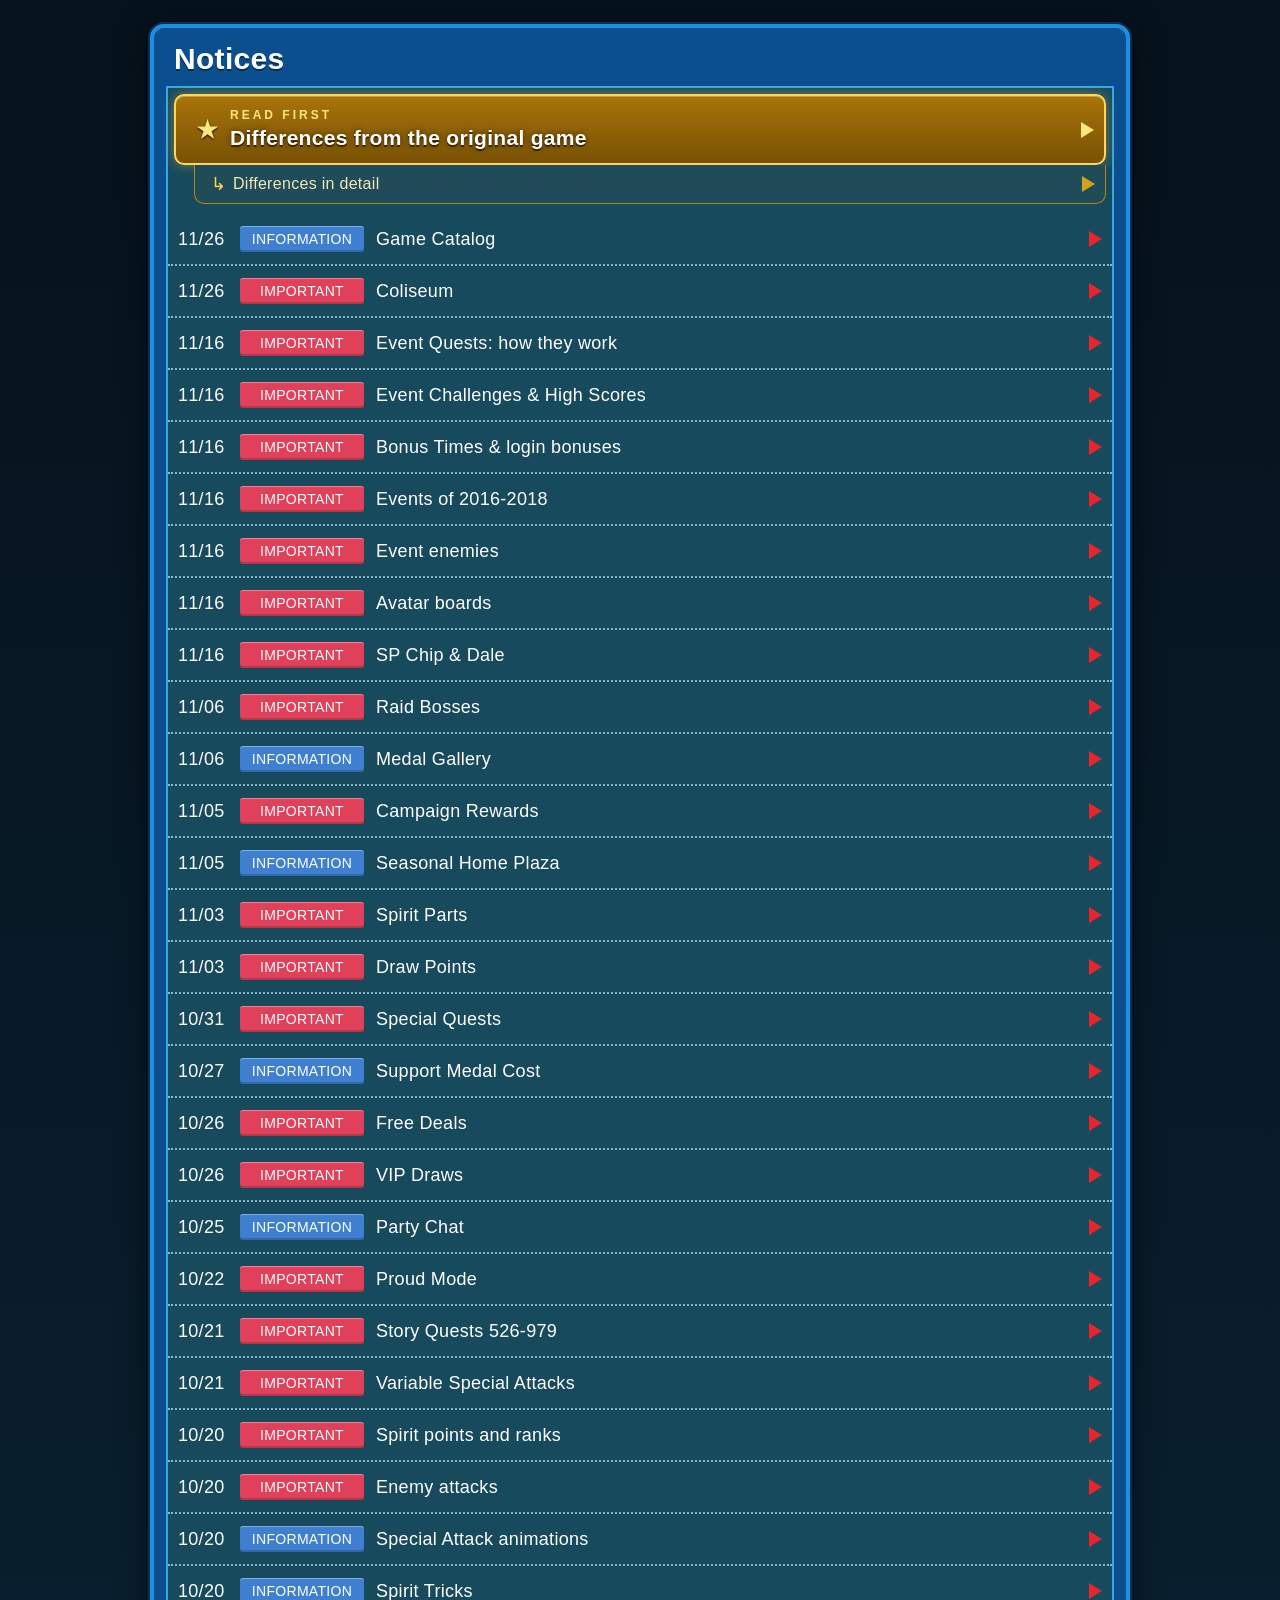
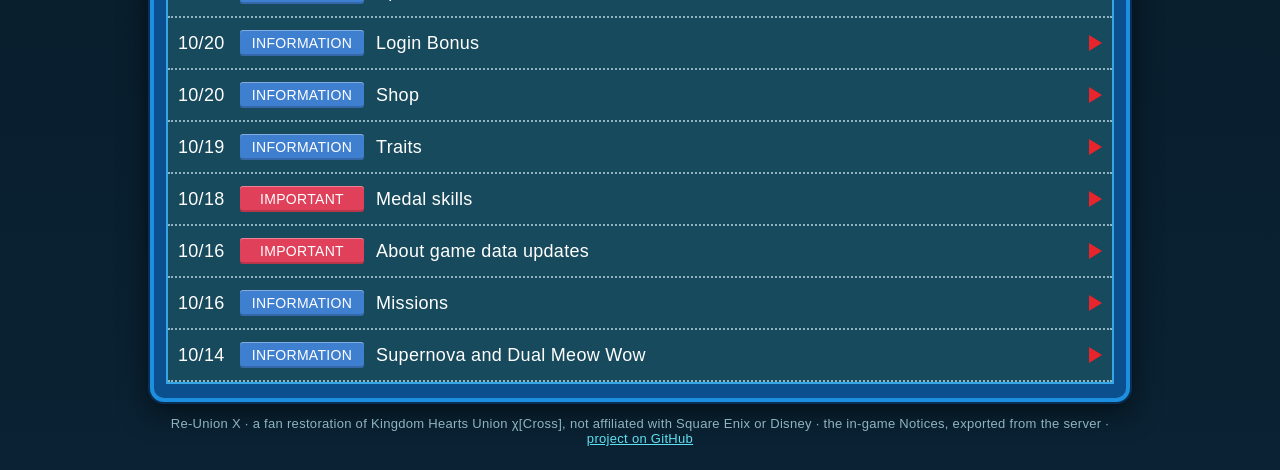
<file: docs/notices/index.html>
<!doctype html><html><head><meta charset="utf-8"><meta name="viewport" content="width=device-width,initial-scale=1"><style>body{margin:0;background:#174a5c;color:#fff;font:18px sans-serif;letter-spacing:.3px}.row{display:flex;align-items:center;padding:12px 10px;border-bottom:2px dotted #8fb3c0;color:#fff;text-decoration:none}.row:active{background:#1f5d72}.d{width:62px}.t{display:inline-block;width:124px;text-align:center;font-size:14px;padding:5px 0;margin-right:12px;border-radius:3px;box-shadow:inset 0 1px 0 rgba(255,255,255,.35),inset 0 -2px 0 rgba(0,0,0,.18)}.x{flex:1;white-space:nowrap;overflow:hidden;text-overflow:ellipsis}.a{margin-left:10px;width:0;height:0;border-style:solid;border-width:8px 0 8px 13px;border-color:transparent transparent transparent #e8242c}.det{display:none;min-height:100vh;box-sizing:border-box;background:#0d3350;padding:14px 22px 96px;line-height:1.85}.meta{display:flex;align-items:center;color:#9fc3d6;font-size:15px}.meta .t{width:auto;padding:3px 12px;color:#fff}h2{color:#5fe0f0;font-size:21px;margin:10px 0 14px;padding-bottom:8px;border-bottom:2px solid #1e5f80}h2:before,h3:before{content:"";display:inline-block;width:14px;height:14px;background:#2fd0e8;margin-right:10px;vertical-align:1px}h3{color:#5fe0f0;font-size:18px;margin:22px 0 6px}p{color:#eef4f7;margin:0 0 14px}ul{margin:0 0 6px;padding:0 0 0 4px;list-style:none}li{position:relative;padding:6px 0 6px 22px;border-bottom:1px solid #1a4a68;color:#eef4f7}li:before{content:"";position:absolute;left:4px;top:19px;width:7px;height:7px;border-radius:50%;background:#2fd0e8}.k{color:#ffae3b;font-weight:bold}.brief{background:#123f5e;border-left:4px solid #ffd65a;border-radius:4px;padding:8px 12px;margin:0 0 12px;line-height:1.5}.brief p{margin:0 0 4px}.brief p:last-child{margin:0}.nums{color:#9fc3d6;font-size:15px;margin-top:6px}.nums b{color:#ffd65a;font-size:17px}details{border-bottom:1px solid #1a4a68}summary{list-style:none;display:flex;align-items:center;padding:10px 2px;color:#5fe0f0;font-weight:bold;line-height:1.3}summary::-webkit-details-marker{display:none}summary:before{content:"";flex:none;border-style:solid;border-width:6px 0 6px 9px;border-color:transparent transparent transparent #2fd0e8;margin-right:8px}details[open] summary:before{transform:rotate(90deg)}summary span{flex:1}summary i{margin-left:8px;font-style:normal;font-weight:normal;color:#9fc3d6;font-size:14px;text-align:right;max-width:45%}.body{padding:0 2px 8px 17px;line-height:1.55}.body p{margin:0 0 8px}.tg{white-space:nowrap}.tag{display:inline-block;font-size:11px;font-weight:bold;color:#fff;padding:0 5px;border-radius:3px;vertical-align:1px;line-height:17px;letter-spacing:.5px}.tag.no{background:#8a4fc2}.tag.rb{background:#d07a12}.tag.la{background:#5c6b75}.row.pin{background:linear-gradient(#a8740a,#7a5205);border:2px solid #ffd65a;border-radius:10px;margin:6px 6px 0;padding:12px 10px;box-shadow:0 0 12px rgba(255,200,60,.4),inset 0 1px 0 rgba(255,255,255,.3)}.row.pin .d{flex:none;width:44px;color:#ffe680;font-size:28px;text-align:center;text-shadow:0 1px 2px #000}.row.pin .x{font-size:21px;font-weight:bold;color:#fff;text-shadow:0 2px 0 #3a2600,0 0 6px rgba(0,0,0,.6)}.cap{display:block;font-size:12px;font-weight:bold;letter-spacing:3px;color:#ffe680;text-shadow:none;margin-bottom:2px}.row.pin .a{border-color:transparent transparent transparent #ffe680}.row.sub{margin:0 6px 10px 26px;padding:8px 10px;border:1px solid #b8860b;border-top:0;border-radius:0 0 10px 10px;background:#204b58}.row.sub .d{flex:none;width:28px;color:#ffd65a;font-size:18px;text-align:center}.row.sub .x{font-size:16px;color:#f3e6b8}.row.sub .a{border-color:transparent transparent transparent #d4a017}.row.pin .x,.row.sub .x{white-space:normal;overflow:visible;line-height:1.25}@media (max-width:600px) and (min-height:481px){.row.pin .x{font-size:19px}.row.pin .d{width:34px;font-size:24px}}.det.pin h2{color:#ffd65a;border-bottom-color:#b8860b}.det.pin h2:before{background:#ffd65a}.lead{background:#123f5e;border-left:4px solid #ffd65a;padding:10px 14px;border-radius:4px}.card{background:#0f3d5c;border:1px solid #2a76a0;border-radius:10px;padding:2px 14px 6px;margin:0 0 14px;box-shadow:0 2px 6px rgba(0,0,0,.35)}.card h3{margin:12px 0 4px}.card h3:before{display:none}.card li:last-child{border-bottom:0}.compact{font-size:16px;line-height:1.5}.compact h2{font-size:20px}.compact .card{padding:0 12px 4px;margin-bottom:10px}.compact .card h3{font-size:17px;margin:10px 0 2px}.compact li{padding:5px 0 5px 18px}.compact li:before{top:13px;width:6px;height:6px}.bar{position:fixed;left:0;right:0;bottom:0;padding:10px 16px;background:linear-gradient(rgba(6,26,42,0),rgba(6,26,42,.92) 35%)}.back{display:inline-block;padding:7px 26px 8px;border-radius:10px;border:2px solid #9fd4ff;color:#fff;text-decoration:none;font:italic bold 20px sans-serif;letter-spacing:1px;background:linear-gradient(#5aa8ff,#2556c8 55%,#1b3f9c);box-shadow:0 2px 0 #0b2a66,inset 0 1px 0 rgba(255,255,255,.5);text-shadow:0 1px 2px #0a2a6a}.back span{display:inline-block;margin-left:12px;width:14px;height:9px;border:3px solid #fff;border-left:0;border-radius:0 8px 8px 0;vertical-align:1px;position:relative}.back span:after{content:"";position:absolute;left:-7px;bottom:-8px;border-style:solid;border-width:6px 9px 6px 0;border-color:transparent #fff transparent transparent}</style><style>body{background:#000 linear-gradient(#06121c,#0a2233);min-height:100vh;padding:24px 12px;box-sizing:border-box}.frame{max-width:980px;margin:0 auto;border:4px solid #1d8fe0;border-radius:14px;background:#0b4f8f;padding:10px 12px 14px;box-shadow:0 0 0 2px #0a2f55,0 8px 30px rgba(0,0,0,.6)}.ttl{font:bold 30px sans-serif;color:#fff;text-shadow:0 2px 0 #0a2f55;padding:4px 8px 10px}*{box-sizing:border-box}.x{min-width:0}#list{background:#174a5c;border:2px solid #36a6e6}.det{min-height:60vh}.bar{position:sticky}.foot{max-width:980px;margin:14px auto 0;color:#8fb3c0;font:13px sans-serif;text-align:center}.foot a{color:#5fe0f0}@media (max-width:600px) and (min-height:481px){body{padding:12px 6px}.frame{padding:8px 6px 10px}.row{padding:10px 6px}.d{width:44px;font-size:13px}.t{width:96px;font-size:11px;margin-right:8px}.x{font-size:15px}.ttl{font-size:24px}}</style><script>var KXH=0;function show(i){if(i<0&&KXH&&history.length>1){KXH=0;history.back();return}document.getElementById("list").style.display=i<0?"block":"none";for(var k=0;k<36;k++)document.getElementById("d"+k).style.display=k===i?"block":"none";history.replaceState(null,"",i<0?location.pathname:"#n"+i);window.scrollTo(0,0)}window.addEventListener("load",function(){var m=/^#n([0-9]+)$/.exec(location.hash);if(m)show(+m[1])});window.addEventListener("load",function(){var h=location.hash.slice(1),k;if(!h||/^n[0-9]+$/.test(h))return;for(k=0;k<36;k++){var e=document.getElementById("d"+k);if(e.getAttribute("data-s")===h||e.getAttribute("data-a")===h){KXH=1;show(k);return}}});</script></head><body><div class="frame"><div class="ttl">Notices</div><div id="list"><a class="row pin" href="#n0" onclick="show(0);return false"><span class="d">&#9733;</span><span class="x"><span class="cap">READ FIRST</span>Differences from the original game</span><span class="a"></span></a><a class="row sub" href="#n1" onclick="show(1);return false"><span class="d">&#8627;</span><span class="x">Differences in detail</span><span class="a"></span></a><a class="row" href="#n2" onclick="show(2);return false"><span class="d">11/26</span><span class="t" style="background:#3f7fd0">INFORMATION</span><span class="x">Game Catalog</span><span class="a"></span></a><a class="row" href="#n3" onclick="show(3);return false"><span class="d">11/26</span><span class="t" style="background:#e0405a">IMPORTANT</span><span class="x">Coliseum</span><span class="a"></span></a><a class="row" href="#n4" onclick="show(4);return false"><span class="d">11/16</span><span class="t" style="background:#e0405a">IMPORTANT</span><span class="x">Event Quests: how they work</span><span class="a"></span></a><a class="row" href="#n5" onclick="show(5);return false"><span class="d">11/16</span><span class="t" style="background:#e0405a">IMPORTANT</span><span class="x">Event Challenges &amp; High Scores</span><span class="a"></span></a><a class="row" href="#n6" onclick="show(6);return false"><span class="d">11/16</span><span class="t" style="background:#e0405a">IMPORTANT</span><span class="x">Bonus Times &amp; login bonuses</span><span class="a"></span></a><a class="row" href="#n7" onclick="show(7);return false"><span class="d">11/16</span><span class="t" style="background:#e0405a">IMPORTANT</span><span class="x">Events of 2016-2018</span><span class="a"></span></a><a class="row" href="#n8" onclick="show(8);return false"><span class="d">11/16</span><span class="t" style="background:#e0405a">IMPORTANT</span><span class="x">Event enemies</span><span class="a"></span></a><a class="row" href="#n9" onclick="show(9);return false"><span class="d">11/16</span><span class="t" style="background:#e0405a">IMPORTANT</span><span class="x">Avatar boards</span><span class="a"></span></a><a class="row" href="#n10" onclick="show(10);return false"><span class="d">11/16</span><span class="t" style="background:#e0405a">IMPORTANT</span><span class="x">SP Chip &amp; Dale</span><span class="a"></span></a><a class="row" href="#n11" onclick="show(11);return false"><span class="d">11/06</span><span class="t" style="background:#e0405a">IMPORTANT</span><span class="x">Raid Bosses</span><span class="a"></span></a><a class="row" href="#n12" onclick="show(12);return false"><span class="d">11/06</span><span class="t" style="background:#3f7fd0">INFORMATION</span><span class="x">Medal Gallery</span><span class="a"></span></a><a class="row" href="#n13" onclick="show(13);return false"><span class="d">11/05</span><span class="t" style="background:#e0405a">IMPORTANT</span><span class="x">Campaign Rewards</span><span class="a"></span></a><a class="row" href="#n14" onclick="show(14);return false"><span class="d">11/05</span><span class="t" style="background:#3f7fd0">INFORMATION</span><span class="x">Seasonal Home Plaza</span><span class="a"></span></a><a class="row" href="#n15" onclick="show(15);return false"><span class="d">11/03</span><span class="t" style="background:#e0405a">IMPORTANT</span><span class="x">Spirit Parts</span><span class="a"></span></a><a class="row" href="#n16" onclick="show(16);return false"><span class="d">11/03</span><span class="t" style="background:#e0405a">IMPORTANT</span><span class="x">Draw Points</span><span class="a"></span></a><a class="row" href="#n17" onclick="show(17);return false"><span class="d">10/31</span><span class="t" style="background:#e0405a">IMPORTANT</span><span class="x">Special Quests</span><span class="a"></span></a><a class="row" href="#n18" onclick="show(18);return false"><span class="d">10/27</span><span class="t" style="background:#3f7fd0">INFORMATION</span><span class="x">Support Medal Cost</span><span class="a"></span></a><a class="row" href="#n19" onclick="show(19);return false"><span class="d">10/26</span><span class="t" style="background:#e0405a">IMPORTANT</span><span class="x">Free Deals</span><span class="a"></span></a><a class="row" href="#n20" onclick="show(20);return false"><span class="d">10/26</span><span class="t" style="background:#e0405a">IMPORTANT</span><span class="x">VIP Draws</span><span class="a"></span></a><a class="row" href="#n21" onclick="show(21);return false"><span class="d">10/25</span><span class="t" style="background:#3f7fd0">INFORMATION</span><span class="x">Party Chat</span><span class="a"></span></a><a class="row" href="#n22" onclick="show(22);return false"><span class="d">10/22</span><span class="t" style="background:#e0405a">IMPORTANT</span><span class="x">Proud Mode</span><span class="a"></span></a><a class="row" href="#n23" onclick="show(23);return false"><span class="d">10/21</span><span class="t" style="background:#e0405a">IMPORTANT</span><span class="x">Story Quests 526-979</span><span class="a"></span></a><a class="row" href="#n24" onclick="show(24);return false"><span class="d">10/21</span><span class="t" style="background:#e0405a">IMPORTANT</span><span class="x">Variable Special Attacks</span><span class="a"></span></a><a class="row" href="#n25" onclick="show(25);return false"><span class="d">10/20</span><span class="t" style="background:#e0405a">IMPORTANT</span><span class="x">Spirit points and ranks</span><span class="a"></span></a><a class="row" href="#n26" onclick="show(26);return false"><span class="d">10/20</span><span class="t" style="background:#e0405a">IMPORTANT</span><span class="x">Enemy attacks</span><span class="a"></span></a><a class="row" href="#n27" onclick="show(27);return false"><span class="d">10/20</span><span class="t" style="background:#3f7fd0">INFORMATION</span><span class="x">Special Attack animations</span><span class="a"></span></a><a class="row" href="#n28" onclick="show(28);return false"><span class="d">10/20</span><span class="t" style="background:#3f7fd0">INFORMATION</span><span class="x">Spirit Tricks</span><span class="a"></span></a><a class="row" href="#n29" onclick="show(29);return false"><span class="d">10/20</span><span class="t" style="background:#3f7fd0">INFORMATION</span><span class="x">Login Bonus</span><span class="a"></span></a><a class="row" href="#n30" onclick="show(30);return false"><span class="d">10/20</span><span class="t" style="background:#3f7fd0">INFORMATION</span><span class="x">Shop</span><span class="a"></span></a><a class="row" href="#n31" onclick="show(31);return false"><span class="d">10/19</span><span class="t" style="background:#3f7fd0">INFORMATION</span><span class="x">Traits</span><span class="a"></span></a><a class="row" href="#n32" onclick="show(32);return false"><span class="d">10/18</span><span class="t" style="background:#e0405a">IMPORTANT</span><span class="x">Medal skills</span><span class="a"></span></a><a class="row" href="#n33" onclick="show(33);return false"><span class="d">10/16</span><span class="t" style="background:#e0405a">IMPORTANT</span><span class="x">About game data updates</span><span class="a"></span></a><a class="row" href="#n34" onclick="show(34);return false"><span class="d">10/16</span><span class="t" style="background:#3f7fd0">INFORMATION</span><span class="x">Missions</span><span class="a"></span></a><a class="row" href="#n35" onclick="show(35);return false"><span class="d">10/14</span><span class="t" style="background:#3f7fd0">INFORMATION</span><span class="x">Supernova and Dual Meow Wow</span><span class="a"></span></a></div><div class="det pin" id="d0" data-s="differences-from-the-original-game"><div class="meta"><span class="t" style="background:#d4a017">READ FIRST</span><span class="d"></span></div><h2>Differences from the original game</h2><p class="lead">Re-Union X works <b class="k">completely offline</b>: no other players and nothing is sold.</p><p class="lead">Your <b class="k">Story</b> is your calendar: each Story period lasts several weeks, and Shop, Raids, Events and Special Quests show one week of it at a time.</p><div class="card"><h3>Overview</h3><ul><li>Re-Union X is a fan restoration that works <b class="k">completely offline</b>: there are <b class="k">no other players</b> and <b class="k">nothing is sold</b>. Some rules of the original game had to change. Here they are in short; each topic has its own notice with every detail.</li></ul></div><div class="card"><h3>📅 Your Story is your calendar</h3><ul><li>How far you are in the <b class="k">Story</b> decides which part of the original game (2016-2021) you are playing in. Each group of Story Quests matches a <b class="k">period</b> of the original calendar, and a period usually lasts <b class="k">several weeks</b>.</li><li>The <b class="k">Shop</b>, <b class="k">Raids</b>, <b class="k">Events</b> and <b class="k">Special Quests</b> show <b class="k">one week of your period at a time</b>: what the original game offered in that week.</li><li>Every <b class="k">Monday</b> (08:00 UTC) they move on to the <b class="k">next week of the same period</b>. After the last week of the period they start again from its first week, so nothing is lost.</li><li><b class="k">Example:</b> Story Quests <b class="k">451-475</b> = <b class="k">Oct 13 - Nov 9, 2016</b>, <b class="k">4 weeks</b>: Oct 13-19 first, each Monday the next week (Oct 20-26, Oct 27 - Nov 2, Nov 3-9), then Oct 13-19 again. Clear <b class="k">Story Quest 476</b> for the next period (from Nov 10, 2016).</li><li><b class="k">Seasonal banners</b> (New Year, Halloween, Holidays...) follow the <b class="k">real calendar</b> instead.</li></ul></div><div class="card"><h3>🔄 Resets (UTC)</h3><ul><li><b class="k">Every day at 08:00</b>: Daily Missions, Login Bonus, the free draw of the day.</li><li><b class="k">Every Monday at 08:00</b>: Weekly Missions and the new week of the Shop, Raids, Events and Special Quests. The game downloads updated data: the first loading takes longer.</li><li><b class="k">On the 1st of each month at 08:00</b>: the monthly Lux campaign and a data download. Raid Boss levels go back to <b class="k">LV 1</b> at the start of the 1st (00:00 Pacific time).</li></ul></div><div class="card"><h3>📌 Catalogs: keep one of each</h3><ul><li>The Shop has the <b class="k">Banner Catalog</b> as its first banner. The other catalogs (Coliseum, Raid, Event, Avatar Board, Special) are in the <b class="k">Game Catalog</b>, the first banner of <b class="k">Events</b>: tap <b class="k">Details</b> <span class="tg"><span class="tag no">NOT ORIGINAL</span>.</span></li><li>From a Catalog you can <b class="k">keep one</b> past banner, quest, raid or event: it stays available <b class="k">every week</b>. Keeping another one replaces it.</li><li>Only things from a period your Story has already passed can be kept. <b class="k">Leave and re-enter</b> the screen to see it.</li></ul></div><div class="card"><h3>⚔️ Raids</h3><ul><li>Raids are <b class="k">solo</b> for now. A boss you do not defeat <b class="k">keeps the damage</b> you dealt until you beat it or it escapes.</li><li><b class="k">Monday to Friday</b>: raids cost their original AP. <b class="k">Saturday and Sunday</b> (Pacific time): <b class="k">0 AP</b> and <b class="k">Bonus Time all day</b> with <b class="k">double Lux</b>.</li><li>Every raid is open <b class="k">all day</b>. A boss gains <b class="k">1 level</b> per defeat, up to LV 99. A kept raid has a level of its own, from LV 1.</li></ul></div><div class="card"><h3>🎉 Events</h3><ul><li>Events that lasted only hours are open for their <b class="k">whole original day</b>.</li><li><b class="k">Event Coins never expire</b>. Event quests never bring a Raid Boss.</li></ul></div><div class="card"><h3>💎 Shop and Jewels</h3><ul><li>No purchases: <b class="k">Jewels</b> come from quests, missions, the Login Bonus and Presents.</li><li>All <b class="k">Free Deals</b> share <b class="k">one free draw a day</b>.</li><li>Draw rates that the original game never published are <span class="tg"><span class="tag rb">REBUILT</span>:</span> each banner's Details say so.</li></ul></div><div class="card"><h3>👑 VIP</h3><ul><li>VIP is no longer a paid pass: complete <b class="k">all the Weekly Missions</b> of a week to get it for the rest of that week and the whole next one.</li><li>For now it <b class="k">cannot be earned</b>: the Weekly Missions include Union Cross, which is not back yet.</li></ul></div><div class="card"><h3>🎁 Nothing is lost</h3><ul><li>Campaign rewards start when your Story reaches them and <b class="k">never end</b>.</li><li><b class="k">Event Coins</b> and <b class="k">Draw Points</b> never expire. Mission rewards you forgot to collect go to your <b class="k">Presents</b>.</li></ul></div><div class="card"><h3>🧩 Reconstructed parts</h3><ul><li>Where the original data or graphics are lost, they are rebuilt and marked <span class="tag rb">REBUILT</span> in the notices. The full list is in <b class="k">Differences in detail</b>.</li></ul></div><div class="bar"><a class="back" href="#" onclick="show(-1);return false">BACK<span></span></a></div></div><div class="det compact" id="d1" data-s="differences-in-detail"><div class="meta"><span class="t" style="background:#7a6a3a">DETAILS</span><span class="d"></span></div><h2>Differences in detail</h2><p class="lead">Every rule that differs from the original game, topic by topic.</p><p class="lead">No purchases, and presents <b class="k">never expire</b> <span class="tg"><span class="tag no">NOT ORIGINAL</span>.</span></p><div class="card"><h3>Game and progress</h3><ul><li>Re-Union X is a fan restoration of KINGDOM HEARTS Union χ[Cross] that works <b class="k">completely offline</b>: the small server the game talks to runs on your own phone or computer, nothing goes online, and your progress is saved only there.</li><li>The in-game date is set between 2016 and 2021 so that the original game keeps working. Missions reset at the real times shown in their countdowns.</li><li>Completed missions that you did not collect before they end are sent to your Presents.</li><li>The maximum LV is <b class="k">999</b>, as in the original game from January 2021. The Lux needed for each level up to LV 304 is original; from LV 305 it is <span class="tag rb">REBUILT</span> from players’ videos of 2018-2021, because the original values are lost.</li><li>Limited Missions rotate among the original campaigns: one monthly Lux campaign and one short campaign each week.</li><li>The Coliseum <b class="k">Select a mode.</b> window is the original one; only its two titles, <b class="k">PVE</b> and <b class="k">PVP</b>, are <span class="tag rb">REBUILT</span> in English, because the surviving files hold the Japanese ones.</li></ul></div><div class="card"><h3>Medals</h3><ul><li>A few Spirit parts without original graphics are replaced by a similar part.</li><li>The &quot;Medal STR +N&quot; and &quot;Medal DEF +N&quot; effects of Special Attacks and Supernovas are rebuilt from their descriptions, because the original values are lost.</li><li>The <b class="k">Art</b> button in a Medal's details shows the original <b class="k">full artwork</b> of the 55 Medals that had one: on every star of those families, on the SN++ reissues with the same picture (<b class="k">Key Art #3</b>, <b class="k">Key Art #8</b>, <b class="k">Axel Art</b>, <b class="k">Roxas Art</b>) and on their boosted copies.</li><li>Medals with a different picture, such as <b class="k">SN++ - Terra, Ven, Aqua</b>, have no Art button.</li><li><b class="k">Reconstructed</b>: these Medals are part of an artwork and show it, although the original data gave them none: Illustrated Aqua (A, SN, SN+), Illustrated Xemnas, Sora B, Terra B, Donald B, Goofy, Marluxia [EX], Xion [EX], KH II Kairi [EX+], Supernova HD Terra, HD Ventus and HD Aqua, and the SN++ Illustrated Xemnas, Illus. Marluxia, Illustrated Zexion and Master Xehanort.</li></ul></div><div class="card"><h3>Raid Boards</h3><ul><li>The <b class="k">Sora &amp; Moogle B</b> Medal (JP 5th anniversary, a Raid Board reward) is <span class="tag rb">REBUILT</span> from its description: used in a Level Up it adds 100 STR and 100 DEF, like Chip and Dale.</li><li>The Raid Board cell listed as a <b class="k">6★ Fantasia Mickey A</b> gives the <b class="k">5★ Fantasia Mickey A</b>: no 6★ version of that Medal is known, and the board pairs it with Magic Brooms, which evolve the 5★.</li><li>The <b class="k">Starlight Ears</b> and <b class="k">Dazzling Disco</b> Spirit parts (Raid Board rewards) each have one <span class="tag rb">REBUILT</span> texture: a small twinkling sparkle and a tiny dot were lost and are drawn with the matching sparkle of the same set.</li><li>The raid quest <b class="k">Raid Level: Legendary! Don't go alone!</b> (Fortress Crab, July 2016) asks you to collect all materials: its map is lost, so its material spots are <span class="tag rb">REBUILT</span> along the way, with the original totals (Iron Ore 2, Gold Ore 6, Silver Ore 3, Scorching Sand 2) in 7 spots.</li></ul></div><div class="card"><h3>Shop and draws</h3><ul><li>Shop draw rates are reconstructed where the original game did not publish them (Medal rarities, guarantees and Skill rates are original): Draw Odds and each banner's Details say so.</li><li>Bonus items of a draw (Magic Mirror, Gems...) arrive in your Presents.</li><li>All Free Deals share one draw a day, and VIP Free Deals need the VIP benefit (see the Free Deals and VIP Draws notices).</li><li>Free deals that could be drawn only once (or once per day) keep that limit.</li><li>Seasonal draw currencies (Spooky Cookies, Moogle Points, Holiday Draw Tickets) are kept separately; the Shop shows one of them at a time. When you earn one of them, the reward message calls it a Draw Ticket, but it goes to its own currency.</li><li>Some 2016-17 banners only drew Epic Medals; the game data no longer says which Medals were Epic, so these banners draw from their full sets.</li><li>Blue Fairy Deal banners are in the Banner Catalog but cannot be drawn yet: Blue Fairies will come with a future update.</li><li>Trait Medals are back: a deal that guaranteed a Trait Medal gives it (all 313 Trait Medals, matched to their Medals from the community wiki).</li><li>Boosted Medals: the chance of a boosted version on deals that offered one is reconstructed (5% per eligible Medal). Guaranteed max-level Skills are given only for Skills that exist in this restoration.</li><li>Boosted stats on deals that did not state them are reconstructed (+1000 STR, +1000 DEF), and bonus support Medals earned through a guarantee arrive in your Presents.</li></ul></div><div class="card"><h3>Seasonal and kept banners</h3><ul><li>Seasonal banners follow fixed dates of the real calendar, and the Shop shows the most recent unlocked edition of each season, from the first time you log in inside its window. In the original game each edition ran on its own dates.</li><li>The banner you keep in the Shop with <b class="k">Keep in the Shop</b> did not exist in the original game.</li><li>Limited Missions that give Platinum Tickets or Draw Tickets appear only after a banner that uses them is unlocked.</li><li>Draw Points from selling Medals start only when the Story reaches the first Draw Points Deal, and they never expire (see the Draw Points notice).</li></ul></div><div class="card"><h3>Home banners</h3><ul><li>The banners on the <b class="k">Home</b> screen show the current <b class="k">Shop</b> deals and the events, raids and Special Quests of your <b class="k">Story week</b>, with the time left. Tap one to open it in the Shop or in Quests. The original lists of these banners did not survive, so which banners appear and in what order is chosen by this server <span class="tg"><span class="tag no">NOT ORIGINAL</span>.</span></li></ul></div><div class="card"><h3>Purchases</h3><ul><li>There are no purchases: Jewels and items come from quests, missions and presents.</li><li>The Present Box holds up to <b class="k">500</b> presents and <b class="k">500</b> Jewel presents, where the original held 200 <span class="tg"><span class="tag no">NOT ORIGINAL</span>:</span> campaigns that start when your Story reaches them can send many presents at once. Presents are never deleted: not for being over the limit, and <b class="k">they never expire</b>, where the original deleted them after 30 days <span class="tg"><span class="tag no">NOT ORIGINAL</span>.</span> The expiry date shown on each present is only a placeholder far in the future.</li><li>Spirit Training slots that were bought in the original game open in other ways <span class="tg"><span class="tag no">NOT ORIGINAL</span>:</span></li><li>Slot 2 (&quot;Purchase Weekly Jewels&quot;): open while you have the <b class="k">VIP benefit</b> of the Weekly Missions.</li><li>Slot 4 (&quot;Purchase Jewel Box E&quot;): open once you complete <b class="k">all the monthly Limited Missions</b> (the month's Lux campaign), for the rest of that month and the whole next one, although its label says &quot;Valid until the end of the month&quot;.</li><li>Slot 3 keeps its original rule: 5 draws from 10-Medal Deals paid with Jewels (not Free Deals or Ticket Draws) open it for 3 days.</li></ul></div><div class="bar"><a class="back" href="#" onclick="show(-1);return false">BACK<span></span></a></div></div><div class="det" id="d2" data-s="game-catalog"><div class="meta"><span class="t" style="background:#3f7fd0">INFORMATION</span><span class="d">11/26</span></div><h2>Game Catalog</h2><div class="brief"><p>The catalogs are now in one place: the <b class="k">Game Catalog</b>, the first banner of the <b class="k">Events</b> tab <span class="tg"><span class="tag no">NOT ORIGINAL</span>.</span></p><p>Its <b class="k">Details</b> shows one card per catalog (Coliseum, Raid, Event, Avatar Board, Special) with how many seasons, raids, events, boards or quests it lists, what you keep now and your coins. Tap a card to open that catalog: its <b class="k">BACK</b> returns to the Game Catalog.</p><p>The <b class="k">Banner Catalog</b> is still the first banner of the <b class="k">Shop</b>. Tapping the Game Catalog banner starts the <b class="k">Training Grounds</b>, as the catalog banners did.</p><p>Kept items still appear where they did: a kept raid or event in <b class="k">Events</b>, a kept quest in <b class="k">Special</b>, a kept board in <b class="k">Avatar Boards</b>, a kept season in the <b class="k">Coliseum</b>.</p></div><div class="bar"><a class="back" href="#" onclick="show(-1);return false">BACK<span></span></a></div></div><div class="det" id="d3" data-s="coliseum"><div class="meta"><span class="t" style="background:#e0405a">IMPORTANT</span><span class="d">11/26</span></div><h2>Coliseum</h2><div class="brief"><p>The monthly <b class="k">Coliseum</b> seasons are back from Story Quest 130: every season, April 2016 to June 2021.</p><p>The season follows your <b class="k">Story week</b>; each season keeps its own progress and coins <span class="tg"><span class="tag no">NOT ORIGINAL</span>.</span></p><p>Ranking brackets became <b class="k">score thresholds</b>; keep one past season from the <b class="k">Coliseum Catalog</b>.</p></div><details><summary><span>Overview</span><i>24 seasons, from Story Quest 130</i></summary><div class="body"><p>The <b class="k">Coliseum</b> is back in <b class="k">Quests</b> from <b class="k">Story Quest 130</b>: the monthly seasons of the Olympus arena with their Tiers and Rounds, the original enemies, the one-turn shortcut, Coliseum Coins, Tier Rewards, the Coliseum Boards and the ranking rewards. Sixty-three seasons are here: <b class="k">April 2016 to June 2021</b>, the whole life of the Coliseum.</p></div></details><details><summary><span>Seasons</span><i>follow your Story week, progress kept</i></summary><div class="body"><p>The season follows your <b class="k">Story</b> like the Shop: the Coliseum plays the season of the month of your <b class="k">Story week</b> <span class="tag no">NOT ORIGINAL</span> (the original changed season on the 1st of every real month). A week that spans two months counts for the month it starts in, and when your Story week goes back to an earlier month the Coliseum goes back to that season too. In a Story week whose month has no season here yet, the Coliseum is unavailable.</p><p>Each season keeps <b class="k">its own progress, Coliseum Coins and Coliseum Boards</b> in your save <span class="tg"><span class="tag no">NOT ORIGINAL</span>.</span> In the original game every new month started from Tier 1 with 0 coins and the coins of the old season were lost; here, going back to a season resumes it where you left it. A season played for the first time starts at <b class="k">Tier 1, Round 1</b> with 0 coins, as in the original.</p><p>From <b class="k">November 2016</b> a season has <b class="k">eleven Tiers</b>, one more than before, as in the original: Tier 10 has 10 rounds and Tier 11 is the endless one.</p><p>Every season has <b class="k">all the Tiers of the original data</b>: from <b class="k">January 2017</b> some Tiers have <b class="k">999 rounds</b> before the endless last one (Tiers 11-14 from January to March 2017, 11-20 in April 2017). A save in the old last Tier keeps its Tier and Round.</p><p>From <b class="k">May 2017</b> a season has <b class="k">22 Tiers</b>, as in the original: Tiers 11, 12 and 13 have 50, 100 and 300 rounds, then nine Tiers of 999 rounds, the last one endless.</p><p>From <b class="k">June 2018</b> a season has <b class="k">23 Tiers</b>: Tiers 1 to 15 have 20, 15, 15, 10 (seven times), 50, 100, 300, 500 and 500 rounds, then 999-round Tiers, the last one endless. April and May 2018 have 22 Tiers.</p><p>From <b class="k">May 2019</b> the Coliseum was <b class="k">revamped</b>, and so are its seasons here: <b class="k">eighteen Tiers</b>, 4,000 rounds in all. Tier 1 has 200 rounds, Tiers 2 to 7 have 400, Tier 8 has 300, Tier 9 has 200, then Tier 10 to Tier 18 have 100 rounds each. There is <b class="k">no endless Tier</b>: when you clear <b class="k">round 4,000</b> the season is <b class="k">complete</b>: the Coliseum screen then says «This event is unavailable.» (the original message) while Ranking, Tier Rewards and Coliseum Boards stay open, and no round 4,001 exists (the season page of the Coliseum Catalog says «Season complete») <span class="tg"><span class="tag no">NOT ORIGINAL</span>.</span> The original had one more Tier, <b class="k">Tier 19</b> (1,000 rounds at 99 AP): it is <b class="k">not served</b>, as a wall made for the designers <span class="tg"><span class="tag no">NOT ORIGINAL</span>.</span></p><p>In these seasons the enemy level is the <b class="k">round number</b> (up to 4,000) and a month has <b class="k">ten maps</b> until December 2019 and <b class="k">nine maps from January 2020</b>: round 10 plays map 1 again in a nine-map month. The one-turn shortcut unlocks up to <b class="k">199 rounds</b> at once in Tiers 1 to 3, then 149, 99 and 49 in the later Tiers. The banner «N ROUNDS UNLOCKED» was made for two digits: its hundreds digit is <span class="tag rb">REBUILT</span> so it shows 199 and 149.</p><p>Clearing <b class="k">Tier 10</b> (round 3,200 of the season) gives the Tier title of the month, one for each season, for example <b class="k">May 2019 Victor</b>; Tier 11 to Tier 18 pay no reward of their own.</p></div></details><details><summary><span>Rounds and AP</span><i>retry freely, original AP campaigns</i></summary><div class="body"><p>As in the original game, a lost or abandoned round can be tried again as often as you like, and the AP paid to start it is not given back. Clearing every wave in one turn unlocks the next rounds at once, also across tiers; when you clear a later round, the rounds and tiers you skipped pay their coins and Tier Rewards.</p><p>Rounds cost their original <b class="k">3 to 5 AP</b>. The Coliseum AP campaigns of 2016 are back on their original days of your Story week: <b class="k">1 AP</b> from May 19 to 31 and from June 16 to 22, 2016, and <b class="k">0 AP!</b> on November 1-3, 2016, for the Coliseum season being played: the November 2016 season, unless you keep another one.</p><p>From <b class="k">May 2017</b> every round costs <b class="k">0 AP</b>, as in the original data.</p><p>Each Tier of the revamp pays its Coliseum Coins when you complete it: 100 in Tier 1, 300 in Tiers 2 to 4, 500 in Tiers 5 to 7 and 700 in Tiers 8 and 9. Tiers 5 to 7 also pay 10 coins a round and Tiers 8 and 9 pay 30 a round.</p><p>The «1 AP» rate is <span class="tg"><span class="tag rb">REBUILT</span>:</span> this version of the game rounds the original rate up to 2 AP on a round, so the rate is adjusted to keep 1 AP.</p><p>From <b class="k">April 2018</b> each Tier also pays its Coliseum Coins <b class="k">in one sum</b> when you complete it (9,000 in April 2018, 8,100 from May 2018); the rounds still pay 1 to 10 coins until November 2018. A one-turn clear can skip up to <b class="k">99 rounds</b>: when you clear the later round, every Tier you completed pays its sum once. From <b class="k">December 2018</b> a round pays <b class="k">no coin</b> at all.</p><p>The Tier Rewards of these seasons include the <b class="k">Magic Broom</b>, the <b class="k">Fantasia Mickey B</b> and the <b class="k">Moon Gem</b>.</p><p>From <b class="k">December 2018</b> the Coliseum Boards add the <b class="k">Tier 11, 12 and 13 Bonus</b> boards, as in the original.</p></div></details><details><summary><span>Ranking</span><i>brackets became score thresholds</i></summary><div class="body"><p>There is only one player on this server, so the monthly ranking cannot be a real ranking. Each reward bracket of a season is a <b class="k">score threshold</b> instead <span class="tg"><span class="tag no">NOT ORIGINAL</span>,</span> on the original measure: the furthest round you cleared. Reach a threshold and its rewards go to your <b class="k">Present Box</b>, once; the Ranking screen lists the thresholds.</p><p>The thresholds are <span class="tg"><span class="tag rb">REBUILT</span>:</span> the only worldwide cutoffs on record are those of <b class="k">August 2016</b> (recordings of its ranking). August to October 2016 use values read from them; the other seasons are interpolated from them and adjusted to their number of rounds (from November 2016, ten more rounds: every threshold is 10 rounds higher).</p><p>From <b class="k">May 2017</b> each month uses the border ranks posted by players at its end (r/KingdomHearts, 2017): its thresholds follow those values. August 2017 and January to March 2018 have none and use the curve of the whole 2017 era.</p><p>About 100,000 players a month were ranked in 2017, so almost everyone was in the top 100,000: from May 2017 the <b class="k">50,001st-100,000th</b> bracket and the lower ones need only <b class="k">1 round</b>.</p><p>The rewards of each bracket are the original ones: from the game data and the notices of their season up to November 2016, from the community wiki from December 2016. The December 2016 <b class="k">Pegasus Knight Helm</b> goes to the top 10,000, as its notice says. The <b class="k">December 2017</b> Santa Hat, Beard and Brows are <b class="k">Spirit parts</b>, as its notice says.</p><p>From <b class="k">April 2018</b> the border ranks are rare: April and June 2018 and April 2019 use the few ranks posted by players for that month, the other months the curve of the whole 2018-2019 era <span class="tg"><span class="tag rb">REBUILT</span>.</span> Most months have <b class="k">eight</b> reward brackets; <b class="k">December 2018</b> has <b class="k">nine</b> reward brackets (Gems after the 27 December 2018 increase) and <b class="k">March and April 2019 twelve</b>; <b class="k">January and February 2019</b> pay the <b class="k">Dual Meow Wow</b> medals.</p><p>From <b class="k">May 2019</b> the ranking has <b class="k">twelve</b> reward brackets from May to September 2019; from <b class="k">October 2019 to October 2020</b> twelve brackets with the community edges (the first eight of before, then 10,001-15,000, 15,001-20,000, 20,001-35,000 and 35,001-80,000); from <b class="k">November 2020 to April 2021 sixteen</b> brackets (1-100 up to 30,001-80,000); <b class="k">May and June 2021 two</b>: 1-40,000 for a <b class="k">Moogle 3-star</b> and 40,001-80,000 for a <b class="k">Moogle 1-star</b>. The prizes of the revamp are the featured Special Attacks of the month, medals, <b class="k">Gems</b> (Power, Speed, Magic, Sun, Moon, Rainbow, Brilliant) and <b class="k">SP Chip &amp; Dale</b>; from <b class="k">November 2020 to April 2021</b> every bracket also pays <b class="k">Avatar Coins</b> (100 in the top brackets, down to 10), as named in the community wiki and the notices of the original game. The February 2021 top prize is the <b class="k">ATK B XV Max &amp; GA 2</b> Special Attack, which the game data of this server did not hold: it was added as the next step of its ladder <span class="tg"><span class="tag rb">REBUILT</span>.</span></p><p>The thresholds of these seasons are <span class="tag rb">REBUILT</span> and mostly <b class="k">interpolated</b>: only a few cutoffs survive for 2019 to 2021 (the season-end points of <b class="k">December 2019</b>, <b class="k">July 2019</b> and <b class="k">December 2020</b> among them) and the number of ranked players fell from about 32,000 in 2019 to under 10,000 in 2021. Where a month has no point, its thresholds follow the curve of the era, moved by the player count of that month. The lowest bracket of each season needs <b class="k">1 round</b>; in <b class="k">April 2021</b> the <b class="k">8,001-10,000th</b> bracket needs 1 round too, since fewer than 10,000 players were ranked.</p><p>In May 2016 every ranked player got the same reward, as in the original: one cleared round is enough. Before your first round of May 2016 the goal reads <b class="k">10000000th</b>: that was the original lowest bracket of that season (5,000,001st to 10,000,000th).</p></div></details><details><summary><span>Coliseum Catalog</span><i>keep one past season, filters</i></summary><div class="body"><p>The <b class="k">Coliseum Catalog</b> is <span class="tg"><span class="tag no">NOT ORIGINAL</span>:</span> it is an addition of this server, like the Event and Raid Catalogs. Open it from the <b class="k">Game Catalog</b> banner, the first of the Events tab (its <b class="k">Details</b>, then <b class="k">Coliseum Catalog</b>); a season can be kept from Story Quest 130, when the Coliseum opens. It lists every season here with its tiers, AP, Coliseum Boards (with their cards) and your progress. Tap a season for its page: its Coliseum Boards with the nodes unlocked and the coins still needed, its Tiers and Tier Rewards, the score thresholds and where its maps come from.</p><p>One <b class="k">past season</b> at a time can be <b class="k">kept</b>: the Coliseum then plays the kept season until you <b class="k">remove</b> it, whatever your Story week, also when your Story week goes back to an earlier month. Only past seasons can be kept: not the season of your Story week, nor a month your Story week has only just reached. Keeping or removing a season loses nothing, since each season keeps its progress and coins. A kept season shows <b class="k">«Ends in»</b> the end of the current week <span class="tg"><span class="tag no">NOT ORIGINAL</span>:</span> it never ends on its own, but the screen needs a date.</p><p>The Catalog <b class="k">year tabs</b> and <b class="k">Filters</b> <span class="tag no">NOT ORIGINAL</span> find seasons by game year, by month or board name, by state (season of your Story, can be kept now, kept, later in the Story), by <b class="k">Coliseum Boards</b> all completed or not, and by <b class="k">Tier Rewards</b> all taken or not.</p><p>The Coliseum Catalog card and the season cards are our own design <span class="tg"><span class="tag no">NOT ORIGINAL</span>,</span> made from original pieces of the game: the Olympus arena panel, the Coliseum Coin and the Tier crown.</p></div></details><details><summary><span>Maps</span><i>original, Japanese and generated maps</i></summary><div class="body"><p>From <b class="k">May 2019</b> the maps are the original ones of the Japanese version of the same month, as before. <b class="k">Twenty-eight</b> of them lost their header file in the game data; each header was <span class="tag rb">REBUILT</span> from the original map data of the same map, with no enemy taken from another map.</p><p>The maps of <b class="k">January 2020</b> are not in any surviving file: they are whole copies of the nine maps of the <b class="k">May 2020</b> season <span class="tg"><span class="tag no">NOT ORIGINAL</span>,</span> under their own map numbers. The maps of <b class="k">October 2020</b> are the same: each round is a whole copy of a map of another month (maps of May 2020, January 2021, July 2020 and March 2020, among them), each with its own enemies and positions <span class="tg"><span class="tag no">NOT ORIGINAL</span>.</span></p><p>The maps of <b class="k">July 2019</b> do not survive either: they are generated from the round lists of the community wiki (khuxwiki) with its thirteen enemies, like the 2016 and 2017 months, and their enemy buffs are dropped <span class="tg"><span class="tag no">NOT ORIGINAL</span>.</span></p><p>The maps of <b class="k">April 2018 to April 2019</b> use the original maps of the Japanese version. Five of them lost their header file in the game data: <b class="k">October 2018</b> maps 1 and 5, <b class="k">November 2018</b> map 2 and <b class="k">February 2019</b> maps 3 and 5. Each header was <span class="tag rb">REBUILT</span> from the original map data of the same map, with no enemy taken from another map. <b class="k">July 2018</b> uses the first Japanese version of its maps: the later one carried enemies of 2019.</p><p>The maps of <b class="k">April to July 2016</b> are the original ones, from the 2016 worldwide game files. <b class="k">December 2016 to April 2017</b>, <b class="k">May 2017</b> and <b class="k">January to March 2018</b> use the original maps of the Japanese version, which the worldwide game most likely reused (its round lists match them).</p><p>No map of <b class="k">August to November 2016</b> and <b class="k">June to December 2017</b> survives: their rounds are played on <b class="k">generated maps</b> <span class="tg"><span class="tag no">NOT ORIGINAL</span>,</span> built from the round lists of the community wiki (khuxwiki) with the original enemies of those seasons, in the original arena.</p><p>The wiki lists enemy buffs (higher Strength or Defense) on some waves of the maps 1, 2, 3, 5, 6 and 10 of <b class="k">August 2016</b>, 1 and 7 of <b class="k">September 2016</b>, and on most maps of <b class="k">June to December 2017</b>.</p><p>Until April 2019 the ten maps of a season repeat in every tier: rounds 1, 11, 21 … of a tier play map 1, rounds 2, 12, 22 … map 2, and so on. From May 2019 the maps repeat round after round across the whole season (nine maps from January 2020).</p><p>A map cannot carry those buffs, so these enemies fight <b class="k">without them</b> <span class="tg"><span class="tag no">NOT ORIGINAL</span>;</span> the counter of the June 2017 Ringmaster is dropped too.</p><p>The wiki gives only the name of the boss of map 10 of <b class="k">June 2017</b> and <b class="k">September 2017</b>: they are the Coliseum <b class="k">Ringmaster</b> and <b class="k">Enraged Elk</b> of the game data.</p><p>On the eighth map of <b class="k">November 2016</b>, three Shadows of the third wave stand on places added by the generator <span class="tg"><span class="tag no">NOT ORIGINAL</span>:</span> no original layout holds seven enemies in one wave. Eight maps of 2017 have one or two such places.</p></div></details><details><summary><span>Enemies</span><i>original rows, a few by the rule</i></summary><div class="body"><p>The Coliseum enemies of 2017 and 2018 have their <b class="k">original stats</b>: from the original Coliseum enemy table (ReLux Team donation), or a copy of the original row when a season reuses an enemy under the id of its month.</p><p>Where no original row survives (the June 2017 <b class="k">Ringmaster</b> among them), the row is <span class="tg"><span class="tag rb">REBUILT</span>:</span> derived from its original base enemy by the variant rule of the original Coliseum rows (same moves, HP raised from level 300). No value is estimated.</p><p>The rows of the Japanese version that survive only in the 2019 shape are not used before <b class="k">May 2019</b>. <b class="k">Jewel Sorceress</b> (June 2018, April 2019) has no surviving original row of its own: it is a copy of the Japanese Coliseum row of <b class="k">September 2018</b>, under its own id <span class="tg"><span class="tag rb">REBUILT</span>.</span></p><p>The seasons from <b class="k">May 2019</b> use the original enemy rows of the revamp (ReLux Team donation), among them the <b class="k">6xxxx</b> rows made for the new Coliseum. The thirteen enemies of <b class="k">July 2019</b> are those original rows, recovered from the same data; the round rules of the month (buffs, counters) are kept inside them.</p><p>The 14 enemies of the older game that are in the new seasons too (20007, 20011, 20012, 20015, 20016, 20017, 20035, 20059, 20071, 20110, 20131, 20136, 20137 and 20144), and the 25 that earlier seasons added, keep their <b class="k">earlier row</b>: they fight at the level of their round, up to <b class="k">LV 4,000</b>, with the stats they had before the revamp <span class="tg"><span class="tag no">NOT ORIGINAL</span>.</span> They appear and play normally at those levels; whether their strength keeps growing past LV 999 or stops there was not measured.</p></div></details><details><summary><span>Graphics</span><i>board cards, one button icon stands in</i></summary><div class="body"><p>The card pictures of the Coliseum Boards are original art: from the 2016 worldwide files or the Japanese files where they match the board, else the board previews of the community wiki at their original size.</p><p>The cards of the <b class="k">Mango Sweetie</b> (July 2017) and <b class="k">Illusionist</b> (September 2017) boards are <span class="tag rb">REBUILT</span> from the small picture of the community wiki, the only one that survives.</p><p>From <b class="k">May 2019</b> each month has five boards: the avatar board, <b class="k">Chip</b>, <b class="k">Dale</b>, <b class="k">Huey, Dewey &amp; Louie</b> (as in the original, no board needs a Tier to be bought) and the <b class="k">Coliseum Board</b> with the Scrooge Special Attack, 30,900 coins in all. Their rewards include Gems, titles, avatar parts and Spirit parts. The cards of the avatar boards come from the original files of the Japanese version; the Huey, Dewey &amp; Louie cards and those of <b class="k">July 2019</b> and <b class="k">October 2020</b> are the board previews of the community wiki; the card of the <b class="k">January 2020</b> avatar board is a hand-made card <span class="tg"><span class="tag no">NOT ORIGINAL</span>;</span> the cards of <b class="k">March to June 2021</b> were <span class="tag rb">REBUILT</span> to fit the layout. The season cards of the Catalog are our own design.</p><p>The <b class="k">Puppy Medium</b> and <b class="k">Puppy Bob</b> boards were in the Japanese version only: they are not here.</p><p>The icon of the <b class="k">Coliseum Boards</b> button is not in any surviving game file: the <b class="k">Multi Board</b> icon stands in for it <span class="tg"><span class="tag no">NOT ORIGINAL</span>.</span></p></div></details><details><summary><span>Not here yet</span><i>later seasons and PvP</i></summary><div class="body"><p>The <b class="k">PvP Coliseum</b> is not available yet.</p></div></details><div class="bar"><a class="back" href="#" onclick="show(-1);return false">BACK<span></span></a></div></div><div class="det" id="d4" data-s="event-quests-how-they-work" data-a="events"><div class="meta"><span class="t" style="background:#e0405a">IMPORTANT</span><span class="d">11/16</span></div><h2>Event Quests: how they work</h2><div class="brief"><p>The original <b class="k">Event Quests</b> are back in Quests &gt; Events, following your Story week.</p><p>Rewards are given once, drops keep their original chances, and <b class="k">Event Coins</b> never expire.</p><p>The <b class="k">Event Catalog</b> lists every event; keep one past event at a time.</p><div class="nums"><b>556</b> events · <b>4,285</b> of 4,285 quests · <b>115</b> Event Boards</div></div><details><summary><span>Overview</span><i>past events following your Story week</i></summary><div class="body"><p>The <b class="k">Event Quests</b> are back: the limited-time events of the original game, with their original maps, enemies, objectives and rewards wherever their files survive. They are in <b class="k">Quests &gt; Events</b>, after the raids.</p><p>Events follow your Story like the Shop: each week shows the events whose original dates fall in the matching week of the original game. An event that ran for three weeks is listed in each of those weeks.</p><p>Today <b class="k">556 events</b> are served, with <b class="k">4285 of their 4285 quests</b> (587 events are in the data so far, from July 2016 to February 2021). The others follow in later updates: the <b class="k">Event Catalog</b> lists every event and, for each quest not served yet, the reason (a map or an enemy whose original files are still missing). A quest whose enemy is missing is not served: no other enemy stands in for it.</p></div></details><details><summary><span>Opening hours</span><i>open for the whole original day</i></summary><div class="body"><p>An event that was open for only a few minutes or hours in the original game is open here for its <b class="k">whole original day</b> <span class="tg"><span class="tag no">NOT ORIGINAL</span>:</span> it is listed on the real weekday (Pacific time) of that day, all day. An event with one quest a day lists <b class="k">all its quests for its whole period</b> <span class="tg">(<span class="tag no">NOT ORIGINAL</span></span> where the original opened them one a day).</p></div></details><details><summary><span>Event Catalog</span><i>list every event, keep one past event</i></summary><div class="body"><p>The <b class="k">Event Catalog</b> is <span class="tg"><span class="tag no">NOT ORIGINAL</span>:</span> it is an addition of this server, in the style of the Special and Raid Catalogs. Open it from the <b class="k">Game Catalog</b> banner, the first of the Events tab (its <b class="k">Details</b>, then <b class="k">Event Catalog</b>): it lists every event of the game with its quests.</p><p>One <b class="k">past event</b> at a time can be <b class="k">kept</b> in the Events tab (it shows the <b class="k">KEPT EVENT</b> tab), beside the events of the week. Events later than your Story stay locked (<b class="k">Unlocks at Story Quest N</b>), and events with no quest served yet are marked <b class="k">Not built yet</b> and cannot be kept.</p></div></details><details><summary><span>Rewards</span><i>once, original drop chances</i></summary><div class="body"><p>Objective rewards and first-clear items are given <b class="k">once</b>, as in the original game. Enemy drops keep their <b class="k">original chances</b>: an item that dropped 5% of the time still does.</p><p>For <b class="k">Event Coins</b>, see <b class="k">Event coins and boards</b> below. Each event's <b class="k">Details</b> shows its original notice as it was.</p><p>Event quests <b class="k">never bring a Raid Boss</b> and do not fill the raid gauge. This is the original rule from January 24, 2019, when Raid Bosses began to appear only in raid events; before that date some event quests could bring one, so for older events it is <span class="tg"><span class="tag no">NOT ORIGINAL</span>.</span></p><p>The story scenes before and after some event quests are not shown yet.</p></div></details><details><summary><span>Event coins and boards</span><i>coins never expire</i></summary><div class="body"><p><b class="k">Event Coins</b> are back, with the <b class="k">Event Boards</b>: today <b class="k">115 Event Boards</b> in <b class="k">23 board sets</b>, for 51 events. The quest list of these events has the <b class="k">Event Boards</b> button. Event Coins come from objectives (<b class="k">once</b>) and from enemy drops (at every clear, also for a kept event).</p><p>Each <b class="k">board set</b> (the boards of a month, shared by its events) has <b class="k">one balance</b>, and Event Coins <b class="k">never expire</b> <span class="tag no">NOT ORIGINAL</span> (the original game lost them when the event ended, as the board screen still says). Each cell and each finished board gives its reward <b class="k">once</b>.</p><p>One board set is listed at a time: the set of the <b class="k">last event quest you started</b> (only a quest of an event whose Event Boards are available counts), otherwise the newest set of your Story week, otherwise the set of your <b class="k">kept event</b>. The Event Coins shown on the boards are that set's balance; the other sets keep theirs.</p><p>In the original game every cell of an Event Board paid a reward, and here every served board pays them all, the <b class="k">Booster</b> cells included (see <b class="k">Boosters</b> below). A board with a cell that cannot be paid here is <b class="k">not served</b>, nor is a board that opens after it. The sets of <b class="k">November 2016 and March 2017</b> are not served yet (3 events): those events are served <b class="k">without Event Boards</b>, and the Event Coins they pay are <b class="k">kept</b> in the balance of their set, which is not shown until its boards arrive.</p><p><b class="k">Raid Coins</b> are unchanged: raids pay and spend them as before.</p><p>Announcement notices with no quest and no banner of their own (for example «New Event Coins Available in October!») are not events: the Event Catalog does not list them, and their boards are on the pages of the events of their set.</p><p>The <b class="k">Riku &amp; Moogle</b> 6★ Medal, a drop of the August and September 2019 coin events, is back: a Sell Medal with no stats, sold for <b class="k">500 Jewels</b>, with its original picture.</p></div></details><details><summary><span>Boosters</span><i>rebuilt effects, timed from pickup</i></summary><div class="body"><p>The <b class="k">Boosters</b> are back: <b class="k">428 Boosters</b>, paid by 49 event quests, 267 Event Board cells, 3 Raid Board cells and 79 Avatar Board cells. As in the original game, a Booster raises the damage of the Medals it names, or the slot multipliers of the Keyblade it names, until it expires: you see it in your profile (<b class="k">Boosters</b>, with its expiry), as the light-blue <b class="k">+N%</b> plate on the Medal Details screen, and in battle. Different Boosters add up.</p><p>No original Booster record with its effect values survives: each effect is <b class="k">rebuilt from the Booster's original description</b> (the attribute, Upright or Reversed, the group of Medals or the Keyblade it names, and its value). The Medals of a group are the ones the original game data assigns to that Booster.</p><p>In the original every Booster expired on a fixed date. Here a Booster lasts, <b class="k">from the moment you get it</b>, as many days as it lasted in the original from the start of its event to its expiry (<b class="k">8 to 32 days</b>) <span class="tag no">NOT ORIGINAL</span> (in the original a Booster obtained late in its event lasted less). So a Booster from a past event, a kept event or an older board set works for its full time too. For 156 Boosters whose expiry notice did not survive, the end of their event or board is used as the expiry.</p><p>Each quest objective and each board cell gives its Booster <b class="k">once</b>, ever: a replay does not give it again, not even after it expired. The same Booster from another quest or cell extends the one you have.</p><p>A Booster reward recorded before the Boosters arrived (a quest you cleared earlier) is given at your first login after this update, with its full time.</p></div></details><details><summary><span>Event Catalog notes</span><i>what each note means</i></summary><div class="body"><p>Where a quest or event is not exactly as in the original game, the Event Catalog marks it with one of these notes:</p><p>- One part of this quest's map (the empty lobby before the fight) is missing from the surviving Japanese files, which kept only one copy of the parts the game shared between quests. It was taken from another quest of the same event that starts the player at the same point in the same room; several nearly identical lobbies fit, and the nearest one was used. The fight itself is on the original map. Rebuilt, not original.</p><p>- The map file of this quest is incomplete in the data we have: the missing parts are reported, never invented.</p><p>- The original scenes before or after this quest are not shown yet.</p><p>- The header of this quest's map (start point, target and the list of its parts) is missing from the surviving Japanese files, which kept only one copy of the data the game shared between quests. Five headers of the same event fit; they differ only in one running counter, so the first one was used. The map parts themselves are original. Rebuilt, not original.</p><p>- This quest has no original map, and our game data holds several versions of one of its enemies with different strength; no source says which one this run used. The enemy is the version the original maps of the same period use most often for it: the same enemy, its exact strength not confirmed.</p><p>- No original map of this quest survives in any source we hold (the Japanese and worldwide game files, the donated data, the rooms rebuilt so far): its map was generated in the quest's original room (the room of its surviving stage data, else the room the khuxwiki page names), with the enemies and the target of the page at the quest's level. Not original.</p><p>- One file of this quest's map (a part or its header) is missing from the surviving Japanese files, which kept only one copy of the map data the game shared between quests. It was taken from that shared copy, byte for byte: the map is the original one.</p><p>- The enemies of this quest come from the original game data (the stage row and its Japanese map). The only khuxwiki page is of another run of the same quest; it lists the same enemies, so it is taken as their confirmation (ruling of 23-11-2026).</p><p>- Our game data holds several versions of an enemy of this quest, with different strength, no source says which one the worldwide quest used, and none carries the year and month of its event. The Japanese maps of the same period place one of them in that role (target or not) in at least 9 of every 10 cases: that version is used. Chosen by rule, not confirmed (ruling of 23-11-2026).</p><p>- No khuxwiki page exists for this quest: its values come from the later game data only, without a second source.</p><p>- The original question board of this quiz is not in the surviving game files: it was redrawn in the original style from the question text recorded on khuxwiki.</p><p>- The room of this quest's map lacks 4 picture tiles in the surviving Japanese files, which kept only one copy of the tiles the game shared. They lie in a band that is fully transparent in every other tile of the room and of its twin room, so they were rebuilt as transparent tiles. The map itself is original. Rebuilt, not original.</p><p>- AP from the khuxwiki page of this run: the surviving game data (a later snapshot) gives another AP.</p><p>- Some enemies of this quest only «can appear» in the original game (the notice, khuxwiki or the footage says so): the original server left them out of some runs. They appear at random here too, each with a chance of 1 in 2 (9 in 10 for the Fireworks of the 2016 Countdown &amp; New Year's Event, whose objectives need almost all of them): that rate is ours, the original one is unknown. Objectives that count them may need more than one run, as in the original.</p><p>- The drop rates of this quest are lost with its map. Its enemies drop what the event's notice named, at the rates of the original drop rows of a quest of the same kind (the KH 3D medal quests of 2017 or the event's own surviving maps). Reconstructed, not original.</p><p>- Our game data holds several versions of an enemy of this quest, with different strength, and no source says which one the worldwide quest used. From mid-2018 the worldwide event enemies carry the year and month of their event at the start of their id (88% of the event enemies on the Japanese maps follow it), and exactly one version of this enemy has the year and month of this event: that version is used. Chosen by rule, not confirmed (ruling of 23-11-2026).</p><p>- A reward of this quest is a Booster. Its effect is rebuilt from its original description (the original Booster data lost its effect values): which Medals or keyblade slots it strengthens and by how much are those of the description. It lasts as many days as in the original, counted from when you obtain it.</p><p>- Map enemy changed to the WW enemy (khuxwiki): the Japanese map file of this quest places a different enemy than the worldwide quest had, so that one enemy was replaced by the worldwide one (same place, count, level and drops).</p><p>- The Event Coin rewards of this event are paid into the balance of its event boards: one balance per board set, shared by the events of the set, and the coins never expire.</p><p>- A card picture of this event's boards is not in any game data we hold: it is the picture of the original card cut from a screenshot of the original board (or taken from the community wiki), not the original file.</p><p>- The worldwide event enemies of this month come in several rows with the same base strength but rising difficulty (defense buffs, countdowns), one per difficulty tier, and no source says which tier this quest used. Within an event the tier never goes down as the quest level rises and each row belongs to one event only (measured on the surviving maps: 95-99 %): the row is chosen by that order. Chosen by rule, not confirmed (ruling of 23-11-2026).</p><p>- Our game data holds several rows for the target of this quest and no source gives the one of this run: the target is the row our game data keeps for that enemy as a quest target (the 1xxxx target rows), the one the original maps use for it. Chosen by that rule, not confirmed.</p><p>- The original question board of this quiz is not in the surviving game files: it comes from a screenshot of the original game (khuxwiki), scaled to the game screen, with the SKIP button of the screenshot removed.</p><p>- The original question board of this quiz is not in the surviving game files: it was redrawn from footage of the original game, with the same text and layout.</p><p>- In the original every player who cleared all the objectives of this event got a bonus sized by how many players did it worldwide (the official result notice gives the count). Here clearing every objective of its quests gives you, once, the bonus the original event reached, in your Presents: the count was of all players then, and is not redone for you alone (not original).</p><p>- In the original every player who completed all the challenges of this event by the end of its campaign got this reward, the same for everyone (official notice). Here clearing every objective of its quests gives you the same reward, once, in your Presents.</p><p>- The map file of this quest is lost. The same quest series ran again in another month on a map that survives (the same room, the same single enemy and target, every difficulty on the same map): that layout is used, with the enemy of this run, the original enemy row of these quests (its own strength at each difficulty). Layout reconstructed, enemy original.</p><p>- The map of this quest is the Japanese map of the same quest, found by its content (the same enemies, counts, target and rooms at the quest's level): the worldwide map file of this run is lost.</p><p>- The drops of this quest are lost with its map, but most Event Coins of these events came from enemy drops (the boards cost far more than the objectives pay). Its enemies drop Event Coins again: rare enemies (Gold Tricholoma, Shenaneggan) many, sure, the powerful enemies of a Daily Challenge a sure amount, the others a few now and then; amounts scaled on the quest's own coin objectives (the Event Coins Galore of 2020 use the rows of the December 2019 one). Reconstructed, not original.</p><p>- The stage row and the map file of this quest are those of the same weekly quest in a later run (the row of this run is not in the data we have). Enemies, level, gem and rewards were checked against the khuxwiki page of this run; the AP, the gem and the world follow the page.</p><p>- The quest keeps the values of the later game data; the khuxwiki page describes an earlier run of the same quest (2018), so it was not used for this one.</p><p>- The map of this quest spanned several areas (khuxwiki lists them, with the enemies and chests of each area). Its map file is lost, so the areas were rebuilt in that order, in the rooms of the quest's surviving stage data and of the khuxwiki pictures, joined by exits; start points, exits and enemy spots were taken from original maps of the same rooms where they survive, otherwise placed by the generator. The warp portals inside the areas (Xigbar's maze) are not rebuilt. Rebuilt, not original.</p><p>- The event boards of this event are not handed out yet: none of the quests that paid their Event Coins can be served yet, so the boards could not be filled.</p><p>- The map of this quest is a Japanese map with the same layout used at another level in the original; here its enemies fight at this quest's own level (khuxwiki), every enemy shifted by the same amount. The original map of this level is lost.</p><p>- The material spots of this quest's map are lost with the map. They were rebuilt along the way: the totals of each material match the original results (khuxwiki, checked on footage of the original), the number of spots follows the footage (about one spot for every two units), their positions are not the original ones. Rebuilt, not original.</p><p>- During this event's Bonus Time (the hours of the original notice, Pacific time) the Heartless drop rare Medals more often. The notice does not say by how much: here the drop rates are doubled in those hours (not original).</p><p>- In the original game this event's quests opened only for 12-hour periods, at times the notices never published. Here they stay open all day, every day of the event (not original).</p><p>- In the original game clearing this quest could make a raid boss appear (the notice or the khuxwiki page names it). No raid of that boss with the strength it had at that time is served yet, so here the quest summons no raid boss.</p><p>- The khuxwiki page of this High Score Challenge names its enemies but not which version of each (our game data holds several, with different strength). The Japanese High Score maps of the same years place the base version for nearly all their enemies (2,204 of 2,424), so the base version of each name is used. Inferred, not original.</p><p>- An enemy of this quest is missing from our game data: its row was taken from the worldwide game data shared by the community (the same name, strength and level curve as in the original game).</p><p>- In the original game the ranking rewards of a High Score Challenge went to the players by leaderboard position. This server has one player, so each original rank bracket became a score threshold: reach it with your best run and you receive that bracket's original rewards (only the highest bracket reached is paid; a better run later pays the difference, once per event). The thresholds are calibrated on the original scores where known, scaled from them or interpolated, as each one is marked. The rank shown is the best rank of the bracket you reached. The point milestones are the original ones.</p><p>- The worldwide map file of this High Score Challenge is lost: it is in none of the game files or donated data we hold. The Japanese version ran a High Score Challenge with the same target, level and world on a map that survives; that map is used here. Layout reconstructed.</p><p>- Eight parts of this quest's map are missing from the surviving Japanese files. No path of the map leads into them (every enemy and chest of the quest is in the other parts), so they were filled with the map's own spare empty parts of the same room. The quest itself is played on the original map. Rebuilt, not original.</p><p>- A Damage Contest («Test Your Might»): a High Score run whose score is the damage you deal to the target. Its rank brackets became score thresholds like those of the High Score Challenges (calibrated, not original). The July and October 2017 contests have no surviving map: they use the map of the December 2017 contest, the same quest (reconstructed).</p><p>- In the original each Union had its own version of this quest; only one version survives in the game data. This Union's version was rebuilt from it (the same AP, level, restrictions and objectives, which khuxwiki gives identically for every Union) with the target of this Union's map file. You see only your own Union's version, and only it counts for the completion reward.</p><p>- Some enemies of this quest could not be checked on the original footage (they were never hit, or fell to one special attack): their version was taken from the other quests of the same event, where it was measured. Inferred from the same run, not verified on footage.</p><p>- In the surviving game data the enemies «with little HP» of this event have 10 HP, which the original footage contradicts (they survive hits of several thousand). Their HP was estimated from the footage (the smallest value that fits the damage and the HP bar seen there) and scaled across levels like the normal version of the same enemy. HP estimated from footage, not original data.</p><p>- The worldwide map file of this quest is lost. The Japanese version replayed this very stage later on a map that survives (the same room and placement), with another target: that map is used with the worldwide target of this quest, read on the original footage. Layout reconstructed, enemy rows original.</p><p>- One enemy of this quest (a Shadow shown with CAUTION in the original footage) is a version our game data lacked: no Shadow row we hold matches it. Its row was rebuilt from donated worldwide game data (its strength, Lux, attacks and countdown at every level), under a new id of its own because the donated id belongs to another enemy here, and it shows the Shadow model. The original footage confirms it (HP gauges and Lux per hit). Rebuilt from donated data, verified on footage.</p><p>- One value of this quest comes from the khuxwiki page and could not be confirmed by a second source.</p><p>- In the original this event was open for a short window (minutes to hours); here it is open for its whole original day.</p></div></details><div class="bar"><a class="back" href="#" onclick="show(-1);return false">BACK<span></span></a></div></div><div class="det" id="d5" data-s="event-challenges-high-scores"><div class="meta"><span class="t" style="background:#e0405a">IMPORTANT</span><span class="d">11/16</span></div><h2>Event Challenges &amp; High Scores</h2><div class="brief"><p>Challenge, battle, quiz, Surprise and Time Missions events are back from 2016 to 2021.</p><p><b class="k">High Score</b> rank brackets became score thresholds: reach one to get its rewards <span class="tg"><span class="tag no">NOT ORIGINAL</span>.</span></p></div><details><summary><span>Challenge events</span><i>battle, quiz and Surprise events</i></summary><div class="body"><p>The <b class="k">challenge and battle events</b> are back (Defeat events, Big Bonus Challenges, daily quests, time trials, <b class="k">Keyblade Challenges</b> and <b class="k">quizzes</b>): today <b class="k">329 events</b> of 2016 to 2021 are served, with <b class="k">2832 of their 2832 quests</b> (by year: 2016: 9 events, 89 quests; 2017: 39 events, 366 quests; 2018: 62 events, 732 quests; 2019: 64 events, 631 quests; 2020: 133 events, 915 quests; 2021: 22 events, 99 quests). The Event Catalog lists the others with the reason they are not here yet.</p><p><b class="k">Surprise events</b> and <b class="k">Time Missions</b> are back: today 52 Surprise events and 6 Time Missions events (<b class="k">175 quests</b>). As in the original game, each Surprise event is open for <b class="k">one whole day</b> (12:00 a.m. to 11:59 p.m. Pacific time, on the real weekday of that day in your Story week) and is gone the next day. In the original game each target of a Time Missions event appeared only at four set hours a day; here every quest of a Time Missions event is open for its <b class="k">whole original day</b> <span class="tg"><span class="tag no">NOT ORIGINAL</span>,</span> and the event lists all its quests on each of its days.</p><p><b class="k">Community goals.</b> Some events of 2020 gave every player who cleared <b class="k">all their objectives</b> a bonus whose size depended on how many players around the world did it, announced afterwards in a result notice. Here, when you clear every objective of such an event (a kept event of the Event Catalog too), you get <b class="k">once</b> the bonus the original event reached, in your <b class="k">Presents</b>: the count was of all the players of the time and is not redone for you alone <span class="tg"><span class="tag no">NOT ORIGINAL</span>.</span> The original results: Summon Rush! (732 players: 740 Jewels), Defeat Savage Vanguard (7,237 players: Power Gem x30, Speed Gem x30, Magic Gem x30), Defeat Sephiroth! (8,529 players: Power Gem x30, Speed Gem x30, Magic Gem x30), Dragon Maleficent Battle Event (7,701 players: Draw Ticket x10, Power Gem x30, Speed Gem x30, Magic Gem x30), Mean Maiden Battle Event (its «Defeat the Mean Maiden» quests; 3,931 players: Power Gem x30, Speed Gem x30, Magic Gem x30), Defeat Flame Core Battle Event (4,370 players: Power Gem x30, Speed Gem x30, Magic Gem x30) and Heartless Battle Event (4,026 players: Power Gem x30, Speed Gem x30, Magic Gem x30). Other events gave a <b class="k">fixed reward</b> to every player who completed all their challenges, whatever the number of players: as in the original, clearing every objective gives you that reward <b class="k">once</b>, in your <b class="k">Presents</b> (a kept event of the Event Catalog too): The Keyblade War Challenge Campaign (Spirit Lord Kyroo [SAB LV 10] x1, Spirit Chef Kyroo [SAB LV 10] x1, Spirit Sir Kyroo [SAB LV 10] x1, NM Lord Kyroo [SAB LV 10] x1, NM Chef Kyroo [SAB LV 10] x1, NM Sir Kyroo [SAB LV 10] x1) and Japanese ver. 5th Anniversary KHUX &amp; KHDR Campaign (3,000 Jewels, Draw Ticket x50, Spirit Sir Kyroo [SAB LV 7] x10, NM Sir Kyroo [SAB LV 7] x10, Spirit Sir Kyroo [SAB LV 8] x6, NM Sir Kyroo [SAB LV 8] x6, Spirit Sir Kyroo [SAB LV 9] x3, NM Sir Kyroo [SAB LV 9] x3, Spirit Sir Kyroo [SAB LV 10] x1, NM Sir Kyroo [SAB LV 10] x1, Power Gem x10, Speed Gem x10, Magic Gem x10, Sun Gem x1, Moon Gem x1).</p><p>The <b class="k">quiz</b> events asked their question on a picture board before the quest, and no original board survives in the game files, so every board is <span class="tg"><span class="tag rb">REBUILT</span>:</span> 65 are redrawn in the original style from the question text recorded on the community wiki (obvious typing errors of the wiki corrected), 5 come from screenshots of the original boards and 5 are redrawn from videos of the original game. Today <b class="k">85 quiz quests</b> are served with their board; the others wait, mostly for a map file that is incomplete.</p><p><b class="k">49</b> served quests pay a <b class="k">Booster</b> among their rewards: see <b class="k">Boosters</b> in the <b class="k">Event Quests: how they work</b> notice.</p><p>A <b class="k">Spirit part</b> reward earned while your Spirit cannot receive it is <b class="k">kept</b>, once, and given at a later login.</p></div></details><details><summary><span>High Score Challenges</span><i>rank brackets became score goals</i></summary><div class="body"><p>The <b class="k">High Score Challenges</b> are back: <b class="k">70 High Score Challenges</b> of 2016 to 2021, with their target, their <b class="k">Score Bonus Medals</b> and their original point milestones. As in the original game, your score in battle is multiplied by the score bonus of the Medals in your Keyblade (the red <b class="k">SCORE +N%</b> plate of the Keyblade screen), and your best run counts.</p><p>In the original game the ranking rewards went to the players by <b class="k">leaderboard position</b>. This server has one player, so each rank bracket became a <b class="k">score threshold</b> <span class="tg"><span class="tag no">NOT ORIGINAL</span>:</span> reach it with your best run and you receive the original rewards of that bracket, <b class="k">once</b> per event. Only the highest bracket you reach is paid; a better run later pays only the <b class="k">difference</b>. The rank shown on the Rankings screen is the best rank of the bracket you reached.</p><p>The thresholds are the <b class="k">original scores</b> of each bracket, from the players' results of the time (leaderboard screens in videos, posts of the community), or estimated from the other events of the same years where an event left none. The brackets above <b class="k">rank 1,000</b> were reached only by the best players in the world, so they are lowered to the score of rank 1,000 <span class="tg"><span class="tag no">NOT ORIGINAL</span>:</span> the rank 1 rewards need that score. The event's <b class="k">Details</b> show each threshold, with the original score beside a lowered one («Original:»). This applies to <b class="k">70</b> events. No threshold is lower than half of the event's first point milestone.</p><p>When a run reaches a new bracket, the original <b class="k">Score Ranking Results</b> popup opens at your next visit to the Home screen, and the rewards are in your <b class="k">Presents</b>.</p><p>In the original game one High Score Challenge ran at a time. Here the week's High Score Challenge and the one you keep from the Event Catalog can be open together: the <b class="k">score bonus marks</b> of the Medal List, the Medal details and the <b class="k">Score</b> sort then show the Score Bonus Medals of <b class="k">all of them</b> at once, each Medal with its highest bonus <span class="tg"><span class="tag no">NOT ORIGINAL</span>.</span> In battle and on the Keyblade screen each High Score Challenge still uses only its own Score Bonus Medals. After you keep or release a High Score Challenge, the game downloads its data again (about 40 MB) at the next login.</p><p>The <b class="k">Supernova</b> forms of a 7★ Score Bonus Medal (Supernova, Supernova+ and Supernova++) count as that Medal, as in the original game. The Score Bonus Medal panel of the Keyblade screen uses the <b class="k">Japanese version</b> of its logo, which reads <b class="k">SCORE BONUS MEDAL</b> <span class="tag no">NOT ORIGINAL</span> (the worldwide one, ASSIST MEDALS, is not in the surviving game data).</p><p>The original maps of some High Score Challenges did not survive. 27 of them are <span class="tag rb">REBUILT</span> from the community wiki, in the original rooms and with the original enemies, their levels and their paths <span class="tg">(<span class="tag rb">REBUILT</span>).</span> 5 use the map of the <b class="k">Japanese</b> High Score Challenge with the same target, level and world. The Event Catalog marks each one.</p></div></details><div class="bar"><a class="back" href="#" onclick="show(-1);return false">BACK<span></span></a></div></div><div class="det" id="d6" data-s="bonus-times-login-bonuses"><div class="meta"><span class="t" style="background:#e0405a">IMPORTANT</span><span class="d">11/16</span></div><h2>Bonus Times &amp; login bonuses</h2><div class="brief"><p>Original <b class="k">Bonus Times</b> return on their days of your Story week, open the whole day.</p><p><b class="k">Special login bonuses</b> are given once each, even for days you skipped.</p><p>The <b class="k">Lux Boost</b> button gives 5% more Lux for 60 minutes, once a day.</p></div><details><summary><span>Bonus Times</span><i>original boosts, open all day</i></summary><div class="body"><p>The original <b class="k">Bonus Times</b> are back on the days of your Story week: <b class="k">0 AP</b>, <b class="k">1 AP</b>, <b class="k">Sp. Atk Bonus («Limited-time bonus boost!»)</b>, <b class="k">Lux x 3</b>, <b class="k">Medal Fusion: EXP x 2</b>, <b class="k">Medal Fusion: Half Munny Cost</b>, <b class="k">Rare items drop rate up</b> (the Medal Fusion and Sp. Atk Bonus ones on the Level Up screen; during a Sp. Atk Bonus campaign the Special Attack Bonus never rolls below the campaign minimum). Today they fall on <b class="k">680 original days</b> (2016-05-19 to 2019-09-16). The quest top and the Level Up screen show the yellow balloon of each one, as in the original game.</p><p>Each Bonus Time is open for its <b class="k">whole original day</b> (12:00 a.m. to 11:59 p.m. Pacific time, on the real weekday of that day in your Story week), where the original one often ran for an hour or two <span class="tg"><span class="tag no">NOT ORIGINAL</span>.</span></p><p>The days come from the <b class="k">original campaign calendar</b> (a donated copy of the game data, 2016 to 2021) and from the official notices; where a notice gives other dates, the notice wins. On days with no data, only the campaigns announced in the notices are served. Bonus Times of quests that are not served (Special quests, events not built yet) are left out.</p><p>Bonus Times apply to the Story quests and to the events of the current week, not to kept events, kept raids or Special quests. Raids keep their own Bonus Time (see <b class="k">Raid Bosses</b>). The «rare enemy» campaigns of Union Cross are not served.</p></div></details><details><summary><span>Special login bonuses</span><i>once each, skipped days kept</i></summary><div class="body"><p>The <b class="k">special login bonuses</b> are back: the blue «Welcome!» screen after the daily login bonus, for anniversaries, film releases, holidays and campaigns. Today <b class="k">161 special login bonuses</b> are served, from 2016-04-07 to 2021-02-22. Each one is given <b class="k">once</b>, at the first login of a day of your Story week that falls in its original dates, and its reward goes to your <b class="k">Presents</b>.</p><p>Their dates come from the official notices, the community wiki and a donated copy of the game data whose own dates were lost; where they disagree, the notice wins.</p><p>The login bonus day still starts at 08:00 UTC (see <b class="k">Login Bonus</b>). If your Story moves ahead by several days or weeks, the special login bonuses of the days you <b class="k">passed since your last login</b> are not lost: they are all given, once each, at your next login, and the screen shows the first 5 of them (the others go straight to your <b class="k">Presents</b>) <span class="tag no">NOT ORIGINAL</span> (in the original game a day you missed was gone). The Newcomer Campaign is only given on its own days.</p><p>The <b class="k">Total</b> login milestones stop at <b class="k">Day 1,850</b>, as in the original game: the Day 1,900 to 3,200 milestones found in the donated data never existed in the original game (it closed after about 1,870 days) and are not served.</p><p><b class="k">Monthly missions.</b> From April 2018 to February 2021 the «[Monthly]» Limited missions are those of your <b class="k">Story month</b> (the month of your Story week), not of the real month <span class="tag no">NOT ORIGINAL</span> (the original ones followed the calendar); their counters still restart every real month. In the other months they rotate as before.</p></div></details><details><summary><span>Lux Boost</span><i>5% more Lux for 60 minutes, daily</i></summary><div class="body"><p>The <b class="k">Lux Boost</b> button of the Home screen is back: press it and your party gets <b class="k">5% more Lux for 60 minutes</b>. It can be used <b class="k">once a day</b>; the button comes back after 12:00 a.m. (Pacific time). As in the original game you must be in a party, and the button cannot be used on the day you create (join) your party.</p><p>On this server your party has only you, so the boost applies to your own Lux; the boosts of other members cannot stack <span class="tag no">NOT ORIGINAL</span> (there are no other players). The extra 5% is added when the quest is cleared inside the 60 minutes, on top of a Lux Bonus Time.</p></div></details><div class="bar"><a class="back" href="#" onclick="show(-1);return false">BACK<span></span></a></div></div><div class="det" id="d7" data-s="events-of-2016-2018"><div class="meta"><span class="t" style="background:#e0405a">IMPORTANT</span><span class="d">11/16</span></div><h2>Events of 2016-2018</h2><div class="brief"><p>The events of <b class="k">late 2016 to early 2018</b> are back, rebuilt from later game data.</p><p>Quests with no surviving map are played on <b class="k">generated maps</b> from the community wiki <span class="tg"><span class="tag no">NOT ORIGINAL</span>.</span></p><p>Gem Quests and the <b class="k">Organization XIII</b> events are back too.</p></div><details><summary><span>Events of 2016-2018</span><i>old events on original or rebuilt maps</i></summary><div class="body"><p>The events of <b class="k">November 2016 to March 2018</b> are back. No event record of that period survives, but the donated game data of 2021 still holds their quests (objectives, rewards, levels and worlds): today <b class="k">66 events</b> are served, with <b class="k">565 of the 565 quests of that period</b>, on the dates of the original notices. Quests that came from the Japanese version are played on the <b class="k">original Japanese maps</b> (a few on the map of their Japanese twin quest).</p><p><b class="k">377 quests</b> are played on generated maps: their map files survive nowhere, so each map was rebuilt from the community wiki page of the quest (its areas in order, the enemies of each area with their levels, the target last), in the original rooms <span class="tg"><span class="tag no">NOT ORIGINAL</span>.</span> Their drop rates are lost too: where the event's notice names a drop (Christmas Sora, the Nova medals of the day, the Meow Wow / Flowbermeow / Meowjesty, Classic Goofy and Classic Donald medals, also from the item chests where the notice names them; a Gold Tricholoma drops the event's 6★ medal), <b class="k">19 quests</b> drop it at the rates of the original KH 3D event quests of 2017 <span class="tg"><span class="tag no">NOT ORIGINAL</span>.</span> Most <b class="k">Event Coins</b> of the board events came from enemy drops, so in <b class="k">53 quests</b> of those events the enemies drop Event Coins again: rare enemies (Gold Tricholoma, Shenaneggan) many, the powerful enemies of the Daily Challenges a sure amount, the others a few now and then, scaled on each quest's coin objectives <span class="tg"><span class="tag no">NOT ORIGINAL</span>.</span> The other quests drop nothing.</p><p>The <b class="k">Event Coins</b> of the coin events go to <b class="k">9 sets of Event Boards</b> of the original game data (the event boards, the Gem Boards and the daily Jewel boards of the period); all boards of a set are open for the whole event <span class="tag no">NOT ORIGINAL</span> (some opened later). Where the coins came only from enemy drops, the boards wait until those drops are rebuilt.</p><p><b class="k">6 Booster Challenges</b> of the period are back: their objectives pay the original <b class="k">Boosters</b> of the donated game data (see <b class="k">Boosters</b> in the <b class="k">Event Quests: how they work</b> notice).</p><p><b class="k">3 Damage Contests</b> («Test Your Might») are back as High Score runs: the score is the damage you deal. As for the High Score Challenges, the original rank brackets became <b class="k">score thresholds</b> (calibrated, <span class="tg"><span class="tag no">NOT ORIGINAL</span>).</span> The July and October 2017 contests use the map of the December 2017 one, the same quest (no other map survives: <span class="tg"><span class="tag no">NOT ORIGINAL</span>).</span></p><p><b class="k">Classic Donald</b>: the original quests opened only for 12-hour periods at times never published; here they stay <b class="k">open all day</b> <span class="tg"><span class="tag no">NOT ORIGINAL</span>.</span></p><p><b class="k">Classic Goofy</b>: in the <b class="k">Bonus Time</b> hours of the original notice (12:00 p.m. to 1:59 p.m. and 8:00 p.m. to 9:59 p.m., Pacific time) rare Medals drop more often; the notice gave no rate, so the drop rates are <b class="k">doubled</b> in those hours <span class="tg"><span class="tag no">NOT ORIGINAL</span>.</span></p><p>In the original game <b class="k">10 quests</b> of the period could make a <b class="k">raid boss</b> appear («A Hard-Boiled Daily Challenge Event!», «WORLD OF FINAL FANTASY Event!»); no raid of those bosses with their strength of the time is served yet, so here they summon none.</p><p>The daily quests, the Gauntlet tiers and the quests that opened day by day are all open for the <b class="k">whole event</b> <span class="tag no">NOT ORIGINAL</span> (the original released them day by day).</p><p>The <b class="k">daily and weekly missions</b> are shown before November 9, 2017, the day they started in the original game <span class="tg"><span class="tag no">NOT ORIGINAL</span>.</span></p></div></details><details><summary><span>Gem quests</span><i>weekly, monthly and daily Gem quests</i></summary><div class="body"><p>The <b class="k">Gem Quests</b> are back: the <b class="k">Weekly Gem Quests</b> of 2017 and 2018, the <b class="k">Monthly Gem Quests</b>, the <b class="k">Gem Drop</b> and <b class="k">Daily Gem</b> events, each one with its own card and dates. Where an original quest record did not survive, the quest is rebuilt from the community wiki and from the same quest of a later run (marked in the Event Catalog). The <b class="k">Gem Boards</b> were played on the Avatar Boards, and they are back there (see <b class="k">Avatar boards</b> in the <b class="k">Avatar boards</b> notice).</p><p>Quests that must be played with one Keyblade open their start screen with the Keyblade locked and the quest <b class="k">rules</b> at the right. That screen uses the <b class="k">Japanese version</b> of its panels <span class="tag no">NOT ORIGINAL</span> (the worldwide ones are not in the surviving game data), so the rules box reads <b class="k">RULE</b> instead of <b class="k">CONDITION</b> and the <b class="k">Cannot change</b> plate is red instead of orange.</p><p>The quest lists of the events whose Event Boards are not served yet show no <b class="k">Event Boards</b> button <span class="tg"><span class="tag no">NOT ORIGINAL</span>:</span> see <b class="k">Event coins and boards</b> in the <b class="k">Event Quests: how they work</b> notice.</p></div></details><details><summary><span>Org XIII events</span><i>the Organization XIII events, per Union</i></summary><div class="body"><p>The <b class="k">Organization XIII events</b> are back: today <b class="k">33 events</b> are served, with <b class="k">505 of their 505 quests</b> (the monthly XIII Events of 2016-17: 242 of 242 quests; the NEW XIII Events of 2018-19: 198 of 198 quests; Challenge Organization XIII of 2020: 38 of 38 quests; The Keyblade War part 3: 27 of 27 quests).</p><p>The monthly <b class="k">XIII Events</b> of November 2016 to December 2017 have <b class="k">no surviving quest record</b>: their quests are <span class="tag rb">REBUILT</span> from the community wiki and from the Japanese tables of their 13 stages (levels, enemies, objectives and rewards). 185 of them are played on the <b class="k">original Japanese map</b> of the same quest, found by its content (the same enemies, counts, target and rooms). For the other 57 no original map survives in any source we hold: their map is <span class="tag rb">REBUILT</span> in the quest's original room, with the enemies and the target recorded on the community wiki <span class="tg"><span class="tag no">NOT ORIGINAL</span>;</span> 18 of them spanned several areas, which are rebuilt in their order and joined by exits.</p><p>The <b class="k">NEW XIII Events</b> of 2018-19, the <b class="k">Organization XIII SP Challenge</b> and <b class="k">Challenge Organization XIII</b> (2020) use their <b class="k">original quest records</b>: maps, enemies, objectives and rewards as in the original game. Where a small part of a map was missing from the surviving files, it is completed from the copy the game shared between quests or from another quest of the same event, as the Event Catalog notes.</p><p><b class="k">The Keyblade War</b> part 3, <b class="k">The Ultimate Test</b>, is back <b class="k">for each Union</b>: in the original each Union played its own version of these quests, and only one version survives in the game data, so the versions of the other Unions are <span class="tag rb">REBUILT</span> from it with the target of their own map. You see only your own Union's version, and only it counts for the <b class="k">Keyblade War Challenge Campaign</b> reward (see <b class="k">Community goals</b> in the <b class="k">Event Challenges &amp; High Scores</b> notice).</p></div></details><div class="bar"><a class="back" href="#" onclick="show(-1);return false">BACK<span></span></a></div></div><div class="det" id="d8" data-s="event-enemies"><div class="meta"><span class="t" style="background:#e0405a">IMPORTANT</span><span class="d">11/16</span></div><h2>Event enemies</h2><div class="brief"><p>Event enemies with incomplete graphics are <b class="k">rebuilt</b> from the game's own files.</p><p>Many now use the <b class="k">exact original pictures</b>, thanks to the ReLux Team's index.</p></div><details><summary><span>Enemy graphics</span><i>rebuilt and exact original graphics</i></summary><div class="body"><p>The enemies of many event quests had no complete graphics in the surviving game files. <b class="k">37 of them</b> are rebuilt from the game's own files and were checked against the original look, with their special attacks: the twelve members of <b class="k">Organization XIII</b>, <b class="k">Queen Bee Ω, Assault Dragon, Titan, Ramuh, Behemoth Ω, Trickmaster Ω, Adventurer, Savage Spider, Scourge Spider, Wicked Spider, Malicious Spider, Driller Mole, Ribbitoad, Poisonous Pretender, Paralysis Pretender, False Master, Rush Ghost, Shred Ghost, Trick Ghost, White Mushroom, Rare Truffle, Nightmare Chirithy, Cloudy Sunrise, Circus Clown</b> and the <b class="k">Keyblade wielder</b> who fights beside you against the Iron Giant.</p><p>Most of their pieces are original pictures found elsewhere in the game files: in another animation of the same enemy, in its raid version, in a story scene or in the game's attack effects. Some pieces are <span class="tg"><span class="tag rb">REBUILT</span>:</span> an existing picture of the same size chosen by rule and checked against videos of the original game, a piece of a twin enemy, or an original picture resized to its slot.</p><p>Since November 13, 2026 many of these animations are built <b class="k">exactly as the game drew them</b>: the <b class="k">ReLux Team</b> shared, with their permission, their index of the enemy graphics, which names the original picture of every piece. Each animation the index covers in full now uses those original pictures and replaces the earlier rebuilt version: for example the special attacks of most <b class="k">Organization XIII</b> members (the flames of <b class="k">Lexaeus</b> are no longer recoloured), of <b class="k">Ribbitoad, Leviathan, Demon Tide</b> and <b class="k">Metal Giant</b>, and many attacks, hits and defeats of the other enemies.</p><p>One thin web thread of <b class="k">Wicked Spider</b>'s special attack is still missing and is left out <span class="tg"><span class="tag no">NOT ORIGINAL</span>.</span></p><p><b class="k">Rush Ghost, Trick Ghost, White Mushroom</b> and <b class="k">Rare Truffle</b> have no surviving defeat animation: they vanish in the <b class="k">standard Heartless smoke cloud</b> <span class="tg">(<span class="tag rb">REBUILT</span>).</span> <b class="k">Circus Clown</b> uses the same smoke cloud, as in the oldest game files. <b class="k">Enraged Elk</b> has no graphics of its own in any surviving file: it uses the look of the <b class="k">Enraged Elk of the Story Quests</b>, the same creature <span class="tg"><span class="tag no">NOT ORIGINAL</span>.</span></p><p>The <b class="k">Sparkler</b> of «Event Coins Galore Returns Once Again!» (August 2019) is rebuilt in the same way from the game's own files, special attack included. Two parts are <span class="tg"><span class="tag rb">REBUILT</span>:</span> it vanishes in the <b class="k">Shadow's smoke cloud</b> (its own defeat animation did not survive), and its ground shadow is the <b class="k">standard one</b> (its own file is an empty stub).</p><p>The challenge events bring <b class="k">15 more</b> enemies rebuilt in the same way and checked on their animations: <b class="k">Ifrit, Leviathan, Demon Tide, Savage Vanguard, Savage Vanguard Ω, Hocus Pocus, Brilliant Opera, Sorcerous Reaper, Submarine Carp, Metal Giant, Festive Fireworks, Living Bone, Raging Reindeer, Bag O' Gifts</b> and <b class="k">Jack in the Box</b>. A few pieces of Ifrit's attacks come from the <b class="k">Ifrit of Dark Road</b>, the same creature <span class="tg">(<span class="tag rb">REBUILT</span>).</span></p><p>The special attacks of <b class="k">Leviathan, Metal Giant</b> and <b class="k">Jack in the Box</b> are complete: those of Leviathan and Metal Giant are built exactly from the original pictures, and <b class="k">Jack in the Box</b>'s fireballs come from the raid version of the same boss.</p><p>The <b class="k">12 enemies</b> the challenge events still lacked are back too, built exactly from the original pictures in the same way and approved on their animations: <b class="k">Nimble Reaper, Loudmouth Parade, Upright Warlock, Gummi Dragon, Vile Reaper, Mysterious Sir, Weapon Master, Reversed Warlock, Circus Balloon, Jewel Princess, Raccoon Dog Rookie</b> and <b class="k">Raccoon Dog Soldier</b>, and the quests that waited for them are served. Nine of them never move in the original files, so their walking pose is their standing pose <span class="tg">(<span class="tag rb">REBUILT</span>).</span> Their check in battle is still going on: please report anything that looks wrong.</p></div></details><div class="bar"><a class="back" href="#" onclick="show(-1);return false">BACK<span></span></a></div></div><div class="det" id="d9" data-s="avatar-boards"><div class="meta"><span class="t" style="background:#e0405a">IMPORTANT</span><span class="d">11/16</span></div><h2>Avatar boards</h2><div class="brief"><p>Limited <b class="k">Avatar Boards</b> are back, following your Story week; a board you buy is yours for good.</p><p>The <b class="k">Avatar Board Catalog</b> (in the <b class="k">Game Catalog</b> of Events) lets you keep one past board <span class="tg"><span class="tag no">NOT ORIGINAL</span>.</span></p></div><details><summary><span>Avatar boards</span><i>weekly boards, bought ones kept</i></summary><div class="body"><p>The limited boards of <b class="k">Avatar Boards</b> are back: <b class="k">367 boards on sale for Jewels</b> (outfits, skills, Gems, Medals and Jewel Boosters) and <b class="k">123 free boards</b> (the Avatar Coin boards, whose cells cost Avatar Coins, and 8 boards given when your player level reaches theirs). Like the Shop, each Story week lists the boards of the matching week of the original game, and «Offer ends in» counts down to the end of your Story week <span class="tag no">NOT ORIGINAL</span> (the original counted to the board's own last day).</p><p>A board you buy is <b class="k">yours for good</b>: it stays in Avatar Boards after its week, with its progress, and is never charged twice.</p><p>The <b class="k">Start-Up Boost Board</b> (100 Jewels) is on sale in every Story week, with no countdown: the community wiki says it stayed on sale for good from version 2.3.1, whose date is not known <span class="tg">(<span class="tag no">NOT ORIGINAL</span></span> before that version).</p><p>6 skills of the skill boards were missing from the surviving game data and come from another copy of the original data: they work as in the original game, but their description is empty, because no text for them survives.</p><p>Most board cards are the original pictures. 42 cards whose files did not survive are cut from screenshots of the original game and from the community wiki, with their corners cleaned and lightly sharpened <span class="tg">(<span class="tag rb">REBUILT</span>).</span></p></div></details><details><summary><span>Avatar Board Catalog</span><i>list past boards, keep one</i></summary><div class="body"><p>The <b class="k">Avatar Board Catalog</b> is <span class="tg"><span class="tag no">NOT ORIGINAL</span>:</span> open it from the <b class="k">Game Catalog</b> banner, the first of the <b class="k">Events</b> tab (its <b class="k">Details</b>, then <b class="k">Avatar Board Catalog</b>). It lists every past board with its dates, prices and card. Its <b class="k">Filters</b> find boards by group, by <b class="k">Bought</b> / <b class="k">Not bought</b> and by <b class="k">Progress</b> (counted on the board cells).</p><p>One past entry at a time can be <b class="k">kept</b> there <span class="tg"><span class="tag no">NOT ORIGINAL</span>,</span> apart from the kept event of the Event Catalog. Leave and re-enter <b class="k">Avatar Boards</b>: each kept board appears with «Unlocked an Avatar Board!», at its original price and with no countdown.</p><p>A kept board shows a <b class="k">KEPT BOARD</b> tab. It is the same board as the original: its purchase, cells and rewards are shared, so nothing is paid or earned twice. If you stop keeping an entry, a board you bought keeps its KEPT BOARD tab until your next login, then shows as itself.</p></div></details><div class="bar"><a class="back" href="#" onclick="show(-1);return false">BACK<span></span></a></div></div><div class="det" id="d10" data-s="sp-chip-dale"><div class="meta"><span class="t" style="background:#e0405a">IMPORTANT</span><span class="d">11/16</span></div><h2>SP Chip &amp; Dale</h2><div class="brief"><p>The <b class="k">SP Chip &amp; Dale</b> 6★ Medal, an event reward, is back with a community render <span class="tg"><span class="tag rb">REBUILT</span>.</span></p></div><details><summary><span>SP Chip &amp; Dale</span><i>6★ enhancement Medal, rebuilt picture</i></summary><div class="body"><p>The <b class="k">SP Chip &amp; Dale</b> 6★ Medal (+1,000 STR and DEF as Enhancement material), a reward of some event quests, is back. Its data comes from the community wiki; its picture is the community render of the original Medal <span class="tg">(<span class="tag rb">REBUILT</span>:</span> the original file was not found).</p></div></details><div class="bar"><a class="back" href="#" onclick="show(-1);return false">BACK<span></span></a></div></div><div class="det" id="d11" data-s="raid-bosses"><div class="meta"><span class="t" style="background:#e0405a">IMPORTANT</span><span class="d">11/06</span></div><h2>Raid Bosses</h2><div class="brief"><p>Weekly <b class="k">Raid Bosses</b> follow your Story; they are solo for now and keep the damage you dealt.</p><p>Monday to Friday raids cost their AP; on <b class="k">weekends</b> they cost 0 AP with Bonus Time all day.</p><p>Keep one past raid from the <b class="k">Raid Catalog</b>; missing graphics and values are <span class="tg"><span class="tag rb">REBUILT</span>.</span></p></div><details><summary><span>Overview</span><i>weekly bosses, levels reset monthly</i></summary><div class="body"><p>The weekly <b class="k">Raid Bosses</b> follow your Story like the Shop: each week shows the raids of the matching week of the original game. Their graphics, moves and strength come from the original game files wherever they survive; the parts below are <span class="tg"><span class="tag rb">REBUILT</span>.</span></p><p>Each Raid Boss has its own level: it rises by 1 for every defeat (some event raids by more, see below), up to <b class="k">LV 99</b>, and all levels <b class="k">reset to LV 1 on the 1st of every month</b> (00:00 Pacific time), as in the original game. A boss that comes back in a later week starts again at LV 1; a boss already on the field keeps its level until it is defeated or escapes.</p></div></details><details><summary><span>Raid AP and Bonus Time</span><i>weekdays cost AP, weekends 0 AP</i></summary><div class="body"><p>On this server <b class="k">one rule applies to every raid</b>, worldwide and Japanese alike, kept raids included, and every raid is open <b class="k">all day</b> <span class="tg"><span class="tag no">NOT ORIGINAL</span>.</span> From <b class="k">Monday to Friday</b> (Pacific time) each raid quest costs its <b class="k">original AP</b> and there is <b class="k">no Bonus Time</b>. On <b class="k">Saturday and Sunday</b> raid quests cost <b class="k">0 AP</b> and it is <b class="k">Bonus Time all day</b>: the Lux of raid bosses is <b class="k">doubled</b>, <b class="k">6,000</b> points of the raid gauge bring a boss, and the bosses that gained more levels in Bonus Time do so on the weekend.</p><p>There are <b class="k">no exceptions</b>: a raid quest that was free in the original game (a free week or an AP 0 campaign) costs <b class="k">5 AP</b> from Monday to Friday <span class="tg">(<span class="tag rb">REBUILT</span>:</span> the usual price of a raid quest of the time), and the 24-hour Bonus Time of June 2020 is not served, since the weekends are free for every raid.</p><p>In the original game the hours were different and changed over the years: Bonus Time came four times a day (raid quests at 0 AP or less, double Lux), the Daily Raid Events and the Japanese monthly 30-minute raids opened only in their daily windows, and some weekly raids only in the Bonus Time hours. The original notices behind a raid's <b class="k">Details</b> button show those hours and costs as they were, with a note that the rule above applies here. Each boss keeps its own level rules (a daily raid boss still starts again at LV 1 every Pacific day).</p><p>The quest top shows the weekday AP; on Saturday and Sunday the yellow «Bonus Time: Raids cost 0 AP!» balloon shows that raid quests are free.</p></div></details><details><summary><span>Playing alone</span><i>solo fights, bosses keep their damage</i></summary><div class="body"><p>Raids are <b class="k">solo for now</b>: no other player joins your fight, and nobody is simulated. Every raid can be won alone with its original HP, over several attempts.</p><p>A boss you do not defeat <b class="k">keeps the damage</b> you dealt: it stays on the field with the HP it has left until you defeat it or its timer runs out and it escapes. The first fight costs 0 AP; each further attempt costs the AP shown.</p><p>Weak points you break stay down for <b class="k">3 minutes</b> from the end of your latest fight, then come back with <b class="k">half of their HP</b> <span class="tg">(<span class="tag rb">REBUILT</span>:</span> the sources only say weak points came back with part of their HP).</p><p>Each Raid Boss you defeat counts for the Daily, Weekly and Beginner raid missions. VIP still cannot be earned, because the Weekly Missions also include Union Cross (see the VIP Draws notice).</p><p>Defeating enemies in the Story Quests that have a raid boss (replays too) and in raid event quests fills a hidden raid gauge. At <b class="k">8,600</b> points a Raid Boss appears; in Bonus Time (here Saturday and Sunday) <b class="k">6,000</b> are enough. Both numbers are <span class="tag rb">REBUILT</span> from values in the game data and from the original rule of about 80 defeated enemies per boss. Proud, Special and other event quests do not fill the gauge, and no new boss appears while one is on the field.</p><p>Raid bosses appear again in the Story, from Quest 4 to <b class="k">Quest 825</b> (822 quests): <b class="k">Behemoth</b> (rare: Behemoth Ω), <b class="k">Trickmaster</b> (rare: Trickmaster Ω), <b class="k">Guard Armor</b> (rare: Guard Armor Ω), <b class="k">Darkside</b> (rare: Darkside Ω), <b class="k">Savage Spider</b> (rare: Venomous Spider), <b class="k">Trident Tail</b> (rare: Trident Tail Ω) and <b class="k">Enraged Arachnid</b>. After Quest 825 raid bosses appear only in raid events, as in the original game.</p><p>Their HP, moves and rewards are the original <b class="k">2016</b> ones (for example Behemoth has 8,000 HP at LV 1), so they are weak for late quests: no later values survive. They give Medals and Mythril materials, not Raid Coins.</p><p>The sources do not name the raid boss of <b class="k">89 Story Quests</b> (between Quest 614 and Quest 825): each takes the boss of the nearest quest with a known boss <span class="tg">(<span class="tag rb">REBUILT</span>).</span> For 24 quests the sources disagree: the community wiki's boss is used.</p><p>Some Story Quests always bring their boss when cleared, and here they do so <b class="k">at every replay</b> <span class="tg">(<span class="tag rb">REBUILT</span>:</span> the sources do not say whether a replay brought it again).</p><p>The chance of meeting a rare (Ω) boss is read from the 2016 data up to Quest 555; from Quest 556 each boss keeps its most common 2016 chance <span class="tg">(<span class="tag rb">REBUILT</span>).</span> In two worlds whose raid background is incomplete, the fight shows the background of Daybreak Town.</p></div></details><details><summary><span>Event raids of 2016-2018</span><i>older raid events, open all day</i></summary><div class="body"><p>The older raid events are back too: one-off, weekend-only, monthly, daily and daily showdown raids. A weekend-only raid opens only on a real Saturday or Sunday (Pacific time), and a daily showdown shows the boss of the real weekday.</p><p>The Daily Raid Events keep their boss and their level rules, but not their hours: they are open all day, like every raid here (see <b class="k">Raid AP and Bonus Time</b> above). Where an event had a male and a female Raid Board, both are open <span class="tag no">NOT ORIGINAL</span> (the original showed only the one of your avatar).</p><p>Where no original value survives, the HP of these raids is the boss's 2016 HP scaled by date up to the few readings of 2018, and the three tiers of 2018 (Beginner, Intermediate, Advanced) are inferred from one reading each <span class="tg">(<span class="tag rb">REBUILT</span>).</span> Timers and AP of further attempts come from the same boss's 2016 rows, or from the weekend rule (3 hours, 1 hour from May 2018).</p><p>Level rewards named in an event's notice reach your Presents when you defeat its boss at that level; rewards the notice does not detail are not given. Where an event's notice gives another level rule, it is followed: in the Daily Raid Events of December 2016 and in the Mysterious Sir raid of March 2018 the boss rises by <b class="k">5 levels</b> at every defeat; in the Gear Golem raid of July 2018 and the Gummi Hound raid of August 2018 by 5 in Bonus Time. Three raid events of spring 2018 (Queen Bee, Crabby Cake, Gear Golem) only said that bosses level faster in Bonus Time: they rise by 5 too, and the Closehanded Captain week of September 10, 2018 by 2 like the next weeks <span class="tg">(<span class="tag rb">REBUILT</span>:</span> the amount is not stated). Bonus Time is on Saturday and Sunday here (see above). In the Daily Raid Events of July 2017 to January 2018 coins come every <b class="k">5 levels</b>, up to LV 55 (LV 50 from November 2017), as their notices said; the coin amounts are <span class="tg"><span class="tag rb">REBUILT</span>.</span></p></div></details><details><summary><span>Graphics</span><i>rebuilt bosses and list banners</i></summary><div class="body"><p>The graphics of 18 raid bosses were incomplete in the surviving game files: <b class="k">Assault Dragon, Adventurer, Jewel Princess, Gear Golem, Heartless Tsum, Loudmouth Parade, Greedy Grouch, Mysterious Sir, Merry-Go-Rowdy, Holiday Sleigh, Demon Tide, Cranky Cake, Mischief Bouquet, Red-Nosed Chariot, Closehanded Captain, Jewel Sorceress, Circus Crab</b> and <b class="k">Crabby Cake</b>. Their missing pieces are <span class="tag rb">REBUILT</span> from the game's own files: pieces of their twin or related bosses and enemies, and pieces of the same size chosen by rule. Every one of them was checked by eye against the original look.</p><p>In the event quests, <b class="k">Jewel Princess, Loudmouth Parade, Greedy Grouch</b> and <b class="k">Mysterious Sir</b> now appear <b class="k">exactly as the game drew them</b> (see <b class="k">Enemy graphics</b> in Event Quests); their raid fights still use the rebuilt pieces above.</p><p>The three spiders (<b class="k">Scourge Spider, Wicked Spider, Malicious Spider</b>) use the version of their animations that has the <b class="k">Spinneret</b> target, and some of their pictures are copied from the same spider or its twin.</p><p><b class="k">Enraged Arachnid</b> now appears in the Story raids: its fight is the original 2016 one, and its encounter, escape and defeat scenes are the original Japanese ones with the English subtitle; as for the spiders, some of their pictures are copies of identical files of the same boss or of other raid bosses. Its list banner is <span class="tag rb">REBUILT</span> from its original Japanese boss card.</p><p><b class="k">Queen Bee, Queen Bee Ω</b> and <b class="k">Lion Headliner</b> use an older version of their animations from the game files, whose weak points match their surviving data (the abdomen; the two arms); some of their pictures are copied from the same boss's 2016 files.</p><p>The <b class="k">list banners</b> of 21 raid bosses (the picture in the raid list) are <span class="tg"><span class="tag rb">REBUILT</span>:</span> the worldwide originals were not found, so they are cut from the original Japanese <b class="k">boss cards</b>. The boss cards of <b class="k">Assault Dragon, Adventurer, Jewel Princess, Gear Golem</b> and <b class="k">Closehanded Captain</b> are the original cards of their twin bosses. The <b class="k">Raid Time!</b> card of each week is the original weekly raid banner of that week, from archived copies of the original notices.</p></div></details><details><summary><span>Moves and stats</span><i>borrowed moves, rebuilt HP and ATK</i></summary><div class="body"><p>Some bosses have no surviving data of their own: the three spiders use the moves of <b class="k">Enraged Arachnid</b>, and <b class="k">Egg Master</b> the moves of <b class="k">Trickmaster</b> (same animations; <span class="tg"><span class="tag rb">REBUILT</span>).</span> The spiders keep their own attribute, read from their colour (red Power, green Speed, blue Magic).</p><p>The 18 bosses above have no surviving data either: their <b class="k">moves, part HP shares and rarity</b> come from a 2016 boss with the same number of weak points (for example Trident Tail, Behemoth, Savage Spider, Fortress Crab; Jewel Sorceress uses Savage Spider, Circus Crab Fortress Crab and Crabby Cake Behemoth), so they are <span class="tg"><span class="tag rb">REBUILT</span>.</span> Each boss keeps its own attribute where the wiki gives it; its parts take the same attribute, not the separate attributes some wiki pages list for them.</p><p><b class="k">Assault Dragon, Adventurer, Jewel Princess, Gear Golem</b> and <b class="k">Closehanded Captain</b> keep <b class="k">all their weak points</b> in every week <span class="tg"><span class="tag no">NOT ORIGINAL</span>:</span> in some later weekly raids they had fewer (for example Assault Dragon only its Head), but every surviving version of their animations has the full set, and the game cannot start the fight if a weak point has no HP bar.</p><p>The spiders have <b class="k">4 weak points</b>: the <b class="k">Spinneret</b> and the three <b class="k">spiderlings</b>, as from 2016 to July 2018. In the weekly raids from September 2018 only the Spinneret was a target <span class="tg">(<span class="tag no">NOT ORIGINAL</span></span> here): the only surviving spider animations that have the Spinneret also mark the spiderlings as weak points, and the game cannot start the fight if a weak point has no HP bar. The HP shares are the 2016 ones (Spinneret 900 of 24,000, each spiderling a quarter).</p><p>Raid <b class="k">ATK and DEF</b> after 2016 are not known and are <span class="tg"><span class="tag rb">REBUILT</span>:</span> ATK follows the story enemies of the same period, DEF is 1,000 (50,000 on Epic, from a player report).</p><p>From August 2019 HP depends on tier and period and comes from recordings of the original game; a boss, tier or week that was not recorded takes the value of its tier and period, and a change of HP is placed at the midpoint between two recordings <span class="tg">(<span class="tag rb">REBUILT</span>).</span> Before August 2019 HP grew with level up to a cap: the curve below the cap is <span class="tg"><span class="tag rb">REBUILT</span>.</span> The share of HP of each weak point is <span class="tag rb">REBUILT</span> where no screenshot shows it.</p><p>Weekly raid timers are about <b class="k">20 minutes</b>, from timers seen in videos <span class="tg">(<span class="tag rb">REBUILT</span>).</span> Raid Coin amounts come from the community wiki tables; the chance of the higher amount and of Gems has no source <span class="tg">(<span class="tag rb">REBUILT</span>).</span></p></div></details><details><summary><span>Raid Boards</span><i>original boards, dated titles</i></summary><div class="body"><p>Each <b class="k">Raid Board</b> has its original name and card picture, so the boards of a week can be told apart by their picture, as in the original game (two boards of a week can share a name, such as <b class="k">Enhancement Board</b>). Raid Coins have their original coin.</p><p>The <b class="k">week’s date is added to each Raid Board title</b> <span class="tg">(<span class="tag no">NOT ORIGINAL</span>,</span> an addition of this server), for example <b class="k">Enhancement Board 10/14/19</b>, so the boards of a kept raid can be told apart from those of the current week.</p><p>The card pictures of 4 Raid Boards are <b class="k">cut from screenshots</b> of the original game, because the picture files were not found: the <b class="k">Enhancement Board</b> of March 11-17, 2019 and the <b class="k">Radiant Rewards Boards</b> of July 8-14, 2019, October 14-20, 2019 and January 6-12, 2020.</p><p>Some Raid Board card pictures were recomposed from original Medal pictures and screenshots of the original game; a few pieces were rebuilt where no larger original exists.</p><p>The positions of the cells on the Raid Boards are <span class="tg"><span class="tag no">NOT ORIGINAL</span>:</span> they follow one path from START in the order of the original list of rewards. A few cells whose reward has no item here are left off.</p><p><b class="k">Raid Coins</b> are given at every win, also when you play a raid again, and each raid keeps its own Raid Boards, which you can always complete; each board reward is given once.</p></div></details><details><summary><span>Raid Catalog</span><i>list every raid, keep one past raid</i></summary><div class="body"><p>The <b class="k">Raid Catalog</b> is <span class="tg"><span class="tag no">NOT ORIGINAL</span>:</span> it is an addition of this server, in the style of the Special Catalog. Open it from the <b class="k">Game Catalog</b> banner, the first of the Events tab (its <b class="k">Details</b>, then <b class="k">Raid Catalog</b>): it lists every raid week of the game with its bosses, tiers and Raid Boards.</p><p>One <b class="k">past raid</b> at a time can be <b class="k">kept</b> in the Events tab, beside the raids of the week. Raids later than your Story stay locked (<b class="k">Unlocks at Story Quest N</b>), and raids whose boss cannot be served yet are marked <b class="k">Not built yet</b> and cannot be kept.</p><p>The catalogue <b class="k">Filters</b> <span class="tag no">NOT ORIGINAL</span> find raids by boss, board or reward name, by type, tier and state, and by <b class="k">Progress</b>: <b class="k">Completed</b> shows the raids whose objectives you have all completed; <b class="k">Raid Boards</b> shows the raids whose Raid Boards are all unlocked, or those with cells still to unlock.</p><p>A kept raid follows the same AP and Bonus Time rule as every raid (see <b class="k">Raid AP and Bonus Time</b>). Its boss has a <b class="k">level of its own</b>, starting at <b class="k">LV 1</b>: playing it never changes the level of the boss of the week, and the other way round. Its <b class="k">Raid Boards</b> are the same as in its week, so a board reward is never given twice; <b class="k">Raid Coins</b> are given at every win, as for the raid of the week.</p><p>Raid <b class="k">Lux</b> is <span class="tag rb">REBUILT</span> from what players reported: as in the original game it depends on the HP you take and on your Lux skills, not on hits or damage, and with Lux++ on every Medal a kill is worth about 2% of the boss HP (about 8 billion on Advanced, 14 billion on Legendary, 20 billion on Epic). In <b class="k">Bonus Time</b> (here Saturday and Sunday) the Lux of a raid fight is <b class="k">doubled</b>, as in the original game Bonus Time: the game counts the normal amount during the fight and the server doubles it when the fight ends.</p></div></details><details><summary><span>Raids not here yet</span><i>worldwide raids only for now</i></summary><div class="body"><p>All <b class="k">424</b> raid tiers of the worldwide game (<b class="k">46</b> bosses) can be played.</p><p>For now this server serves <b class="k">only the worldwide raids</b>. The raids held only in the <b class="k">Japanese version</b> of the game are not here: what is known of them is kept aside for a later decision.</p></div></details><div class="bar"><a class="back" href="#" onclick="show(-1);return false">BACK<span></span></a></div></div><div class="det" id="d12" data-s="medal-gallery"><div class="meta"><span class="t" style="background:#3f7fd0">INFORMATION</span><span class="d">11/06</span></div><h2>Medal Gallery</h2><div class="brief"><p>The <b class="k">Medal Gallery</b> is <span class="tg"><span class="tag no">NOT ORIGINAL</span>:</span> it is an addition of this server, because the Sort/Filter of the Medal List cannot get new filters. Open it from the Shop: the <b class="k">Banner Catalog</b> banner, <b class="k">Details</b>, then the <b class="k">Medal Gallery</b> box under the title.</p><p><b class="k">BGM Medals</b> lists the Medals with their own music, which plays in the Medal's details and on the Home screen when the Medal is shared, with the name of the track. Tap a Medal and then <b class="k">Play the music</b> to hear it in the gallery. The music of the game keeps playing underneath, because the gallery cannot pause it: to hear the track alone, lower <b class="k">BGM</b> in <b class="k">Other &gt; Settings</b> and raise it again afterwards.Their Supernova versions play the music of their Medal <span class="tg"><span class="tag no">NOT ORIGINAL</span>.</span> Track names come from the community wiki; where the sound file matched to a Medal is not verified, the gallery says so.</p><p><b class="k">Full Art</b> lists the Medals with the <b class="k">Art</b> button in their details, under their artwork; tap the artwork to see it larger. Medals marked <b class="k">Reconstructed</b> show an artwork that their own picture is part of, although the original game data gave them none (see the Differences in detail notice).</p><p>Medals with practically the same picture (for example the SN, SN+ and SN++ versions of a Medal) are shown once, with the others on a <b class="k">Variants</b> line.</p><p>Each Medal shows its picture, its stars, its attribute and whether you own it; the <b class="k">Filters</b> find Medals by name, owned or not owned and attribute.</p></div><div class="bar"><a class="back" href="#" onclick="show(-1);return false">BACK<span></span></a></div></div><div class="det" id="d13" data-s="campaign-rewards"><div class="meta"><span class="t" style="background:#e0405a">IMPORTANT</span><span class="d">11/05</span></div><h2>Campaign Rewards</h2><div class="brief"><p>Old campaigns are back: meet their condition and the reward goes to your <b class="k">Present Box</b>.</p><p>They start when your Story reaches them and <b class="k">never end</b> <span class="tg"><span class="tag no">NOT ORIGINAL</span>.</span></p><p>Each reward is given once, as soon as the condition is met.</p></div><details><summary><span>Overview</span><i>old rewards sent to your Present Box</i></summary><div class="body"><p>Some campaigns of the original game sent rewards to the <b class="k">Present Box</b> when you met a condition: owning certain Medals, unlocking their Special Attack Bonus or their traits, drawing a Deal a number of times, clearing a Story Quest, your LUX level or your Medal storage, or a goal reached by the players on Twitter. They are back, so their Medals, titles, Gems, Jewels and Draw Tickets can be obtained again.</p></div></details><details><summary><span>The campaigns</span><i>every campaign and its reward</i></summary><div class="body"><p><b class="k">600 Jewels</b>: for clearing Story Quest 200 (September 2016).</p><p><b class="k">Terra &amp; Ventus &amp; Aqua</b> (3 dots): one for each of Illustrated Terra, Illustrated Ventus and Illustrated Aqua you own (from September 2016).</p><p><b class="k">10 Magic Mirrors</b>: for Sora &amp; Donald &amp; Goofy and for SP Axel with the Special Attack Bonus unlocked (September 2016).</p><p><b class="k">Sora &amp; Riku &amp; Kairi</b> (2 dots): one for each of Illustrated Kairi, Illustrated Sora A and Illustrated Riku A with the Special Attack Bonus unlocked (October 2016).</p><p><b class="k">HD King Mickey</b> (3 dots): for HD Sora, and again for HD Riku, with the Special Attack Bonus unlocked (Black Friday 2016).</p><p><b class="k">Key Art #1</b> (2 dots): for Illustrated Xion, for HD Axel and for Casual Roxas with the Special Attack Bonus unlocked (December 2016).</p><p><b class="k">Key Art #5</b> (3 dots): for Illustrated KH II Kairi and for Illustrated KH II Sora with the Special Attack Bonus unlocked (April 2017).</p><p><b class="k">13 Organization XIII A Medals</b> (5 dots) and a <b class="k">Scrooge</b> with ATK B III Max &amp; SP GA 2: for owning both Key Art #6 and Key Art #7, or one of them with the Special Attack Bonus unlocked (May 2017).</p><p><b class="k">Fantasia Mickey B and 2,000 Jewels</b>: the 80,000 followers goal of the official Twitter account (May 2017).</p><p><b class="k">KH 0.2 Terra &amp; Ventus</b> (2 dots): one for each of KH 0.2 Aqua, KH 0.2 King Mickey A and Key Art #8 with the Special Attack Bonus unlocked (May-June 2017).</p><p><b class="k">3 Sora &amp; Roxas</b> (2 dots) for clearing Story Quest 50 and a <b class="k">Magic Broom</b> for Story Quest 600 (July 2017).</p><p><b class="k">Fantasia Mickey B</b>: for owning Axel Art [EX] (July 2017).</p><p><b class="k">KH 0.2 King Mickey B</b> (2 dots): one for every KH 0.2 Terra, KH 0.2 Sora or Lingering Will with the Special Attack Bonus unlocked (September 2017).</p><p><b class="k">3,000 Jewels and Fantasia Mickey B</b>: the retweet goals of the Halloween Screenshot Contest (November 2017).</p><p><b class="k">200 Jewels</b> for each <b class="k">#ChirithyMini</b> Twitter quiz, about every two weeks from January 2018 to July 2020 (62 quizzes): every goal was reached, so every player gets them, each on the Sunday its result was announced.</p><p><b class="k">Anna &amp; Elsa</b> after 5 VIP Draws of the Frozen Medals Deal, plus a <b class="k">Trait Medal #64</b> for every VIP Draw of it (December 2018).</p><p><b class="k">Supernova - Terra, Ven, Aqua</b>: for 3 Medals with 5 traits unlocked among Supernova - HD Terra, HD Ventus and HD Aqua, plus a <b class="k">Trait Medal #72</b> for every draw of their Falling Price Deals (January 2019).</p><p><b class="k">Draw Tickets</b>, one for each LUX level you have when the campaign starts for you (3rd anniversary, March 2019). The level is read once: levels gained later add nothing.</p><p><b class="k">30 Draw Tickets</b>: for a Medal storage of 3,000 slots (September 2020). In the original only players who already had 3,000 slots on the collection date got them; here they arrive whenever you reach 3,000 slots <span class="tg"><span class="tag no">NOT ORIGINAL</span>.</span></p><p><b class="k">SN++ - Strelitzia</b> and 100 Trait Medals #256: one set for every 3 of the September 2020 SN++ - Illus. KH III Medals you own (copies count).</p><p><b class="k">Flantastic Seven</b>: the Flan Medals, their Trait Medals, Kyroo Medals, Gems, the title and SN++ - Flantastic Seven (Boosted at 110) as you collect 10 to 110 <b class="k">Sora &amp; Moogle B</b> Medals (September 2020).</p><p><b class="k">SN++ - MoM Kairi</b> and 100 Trait Medals #284: one set for every 4 SN++ - Stained Glass #10-#13 you own (November 2020).</p><p>Draw Tickets are spent on the <b class="k">Ticket Draw</b> Deals, when the Shop shows one.</p></div></details><details><summary><span>How they work</span><i>start with your Story, never end</i></summary><div class="body"><p>A campaign starts when your <b class="k">Story</b> reaches the week it began in the original game, like the Shop, and then <b class="k">never ends</b>: the original deadlines would make these Medals impossible to get later <span class="tg"><span class="tag no">NOT ORIGINAL</span>.</span> Medals you already own count. The rewards arrive in the Present Box when you open the Home screen or the Present Box, each reward <b class="k">only once</b> (not again for duplicates of the same Medal, except where a campaign counted every copy). Presents never expire on this server.</p><p>The original game sent these rewards some days after the campaign ended; here they arrive as soon as the condition is met.</p></div></details><details><summary><span>Not here yet</span><i>campaigns whose Medals are missing</i></summary><div class="body"><p>The Timeless River Mickey of the 2016 Proud Quest event and the Royal Captain and Royal Magician titles of the January 2017 Classic Goofy and Classic Donald events: those event quests are not in the game, so their Medals (Classic Goofy, Boosted Classic Donald) cannot be obtained. The campaigns that gave 1,000 Jewels for each Sora &amp; Moogle, Illustrated Moogle, Toon Moogle or KH II Sora &amp; Moogle Medal you owned (2017-2018): those Medals are not in the game data.</p></div></details><div class="bar"><a class="back" href="#" onclick="show(-1);return false">BACK<span></span></a></div></div><div class="det" id="d14" data-s="seasonal-home-plaza"><div class="meta"><span class="t" style="background:#3f7fd0">INFORMATION</span><span class="d">11/05</span></div><h2>Seasonal Home Plaza</h2><div class="brief"><p>The plaza of the <b class="k">Home</b> screen is decorated again for the seasons, every year, with the original pictures: <b class="k">New Year</b> (January 1-14), <b class="k">Valentine's Day</b> (February 1-14), <b class="k">White Day</b> (March 1-14), <b class="k">Happy Anniversary</b> (April 1-30 and September 1-30), <b class="k">Halloween</b> (all of October), <b class="k">winter</b> (December 1-20), <b class="k">Christmas night</b> with falling snow (December 21-26) and <b class="k">end of the year</b> (December 27-31). On the other days it is the usual Daybreak Town plaza. The day changes at the daily reset.</p><p>The dates are <span class="tg"><span class="tag rb">REBUILT</span>:</span> no notice of the original game says when the plaza changed, so they follow the seasonal events of the original game. The plazas themselves are the original ones.</p><p><b class="k">White Day</b> comes from the <b class="k">Japanese version</b>: the worldwide version had no White Day event, but its plaza is in the Japanese game data.</p><p>The anniversary plaza is shown both in <b class="k">April</b> (anniversary of the worldwide version) and in <b class="k">September</b> (anniversary of the Japanese version). Its number follows your <b class="k">Story</b>: the year of your Story date minus 2015, from <b class="k">1st</b> (2016) to <b class="k">5th</b> (2020 and later), so a new player sees the 1st Anniversary and a player who finished the Story the 5th.</p><p>The confetti of the <b class="k">2nd, 3rd and 5th Anniversary</b> plazas are <span class="tg"><span class="tag rb">REBUILT</span>:</span> only their animation survives, and its four small confetti pieces are the identical ones of the 1st and 4th Anniversary.</p><p>Not here: the «Thank You For Playing!» plaza of the end of service (the game goes on), and the plazas of the Moogle of Glory event and of a Raid Boss attack, whose pictures are lost.</p></div><div class="bar"><a class="back" href="#" onclick="show(-1);return false">BACK<span></span></a></div></div><div class="det" id="d15" data-s="spirit-parts"><div class="meta"><span class="t" style="background:#e0405a">IMPORTANT</span><span class="d">11/03</span></div><h2>Spirit Parts</h2><div class="brief"><p>VIP Spirit Part quests now give the <b class="k">Spirit part</b> on their banner, and many lost parts are back.</p><p>The <b class="k">Spirit Blind Box</b> deals return in the Shop and can be kept from the Banner Catalog.</p></div><details><summary><span>Overview</span><i>the VIP quests give their Spirit parts</i></summary><div class="body"><p>The <b class="k">VIP! Jewels &amp; Spirit Part</b> quests and the Spirit Part VIP campaigns now give the <b class="k">Spirit part</b> shown on their banner (with 1400 Jewels and a 6★ Moogle, as in the original game). Before, they gave the avatar accessory of the same name, and four weeks (Lion Dancer, Chocolate Hamstar, Word Bubble: I Love Sora, Cool Sunglasses) gave only a Moogle.</p><p><b class="k">17 more Spirit parts</b> with their original graphics are back, among them Starlight Glasses, Balloon Moogle &amp; Chirithy, Balloon Aqua, Balloon Terra, Flying Carpet, Lantern and Pinwheels.</p></div></details><details><summary><span>Spirit Blind Box</span><i>deals in the Shop, one can be kept</i></summary><div class="body"><p>The <b class="k">Spirit Blind Box</b> deals are in the Shop again, following the Story like the other banners: Bunstar (500 Jewels) and Pigstar (300 Jewels) of November 2017, both back in February 2018 (500 Jewels), January 2021 (500 Jewels) and the last one, from February 25, 2021 to the end of service (<b class="k">100 Jewels</b>). Every draw gives one Spirit part of the deal that you do not own yet.</p><p>Past Spirit Blind Box deals can be kept in the Shop from the <b class="k">Banner Catalog</b> («Keep in the Shop»), one at a time, separately from the kept Medal banner <span class="tg"><span class="tag no">NOT ORIGINAL</span>.</span> The kept deal shows the <b class="k">KEPT IN SHOP</b> badge on its banner, like the kept Medal banner.</p><p>In the Banner Catalog, the filter <b class="k">Banner type</b> shows only the Medal banners or only the <b class="k">Spirit parts</b> deals <span class="tg"><span class="tag no">NOT ORIGINAL</span>.</span></p><p>Once you own every part of the last Spirit Blind Box, it also gives the Spirit parts that have <b class="k">no other way to be obtained</b> here, because their original events are not back yet <span class="tg"><span class="tag no">NOT ORIGINAL</span>.</span></p></div></details><details><summary><span>What is reconstructed</span><i>rebuilt pictures and titles</i></summary><div class="body"><p>The <b class="k">Gold Reinstar</b> VIP quests (December 2017): the notice says only that the special quests gave the five Gold Reinstar parts; here two quests give them (the 6★ Moogle of the second quest is ours).</p><p>The banner picture of the February 2021 Spirit Blind Box is the one of January 2021 (same title): the original picture is lost.</p><p>Two tiny sparkles of the Spirit Blind Box result animation are lost and are not drawn.</p><p>The <b class="k">SPIRIT PART GET!</b> title of the result survives only in the Japanese files, with some of its pictures missing: the crown and light effects are the ones of the identical <b class="k">MEDAL GET!</b> title, and three of its letters (I, R, T) are copied from the same letters of the title.</p><p>Some Spirit parts (for example Balloon Fairies and Flying Carpet) looked blurry: their original pictures are sharp but were drawn at a smaller size and then enlarged. They are now drawn at their full size; the pictures themselves are unchanged.</p><p><b class="k">18 Spirit parts whose pictures were lost are back</b>, among them <b class="k">Elsa’s Magic, Kite, Balloon Zazu</b>, Goldfish, Popcorn Hat, Mickey Mask, Minnie Mask and <b class="k">Olaf’s Snow Cloud</b>. Their pictures are <span class="tag rb">REBUILT</span> from the original game files: the same item’s avatar accessory kept the identical pictures, and a few small missing pieces are copies of a twin piece of the same part (the Kite tails wave through 4 poses instead of 8; the Black Heart-Shaped Hat uses the placement of the Red one); Olaf’s Snow Cloud has its small round snow dot redrawn as a plain white disc. The Elsa’s Magic VIP week now gives the part. 21 parts have lost their original names (three unknown species and six accessories): they have provisional names that start with <b class="k">Mystery</b>.</p></div></details><div class="bar"><a class="back" href="#" onclick="show(-1);return false">BACK<span></span></a></div></div><div class="det" id="d16" data-s="draw-points"><div class="meta"><span class="t" style="background:#e0405a">IMPORTANT</span><span class="d">11/03</span></div><h2>Draw Points</h2><div class="brief"><p>Sell Attack Medals of <b class="k">Tier 2 or higher</b> for Draw Points; 100 points give one draw.</p><p>Points start at Story Quest 895 and <b class="k">never expire</b> <span class="tg"><span class="tag no">NOT ORIGINAL</span>.</span></p></div><details><summary><span>Overview</span><i>sell Medals, 100 points for a draw</i></summary><div class="body"><p><b class="k">Draw Points</b> are back. Sell (convert) the Attack Medals you do not use: each Attack Medal of <b class="k">Tier 2 or higher</b> gives as many points as its Tier (Tier 2 gives 2 points, Tier 10 gives 10 points). Tier 1 Medals, support Medals and Trait Medals give none.</p><p>Spend them in the <b class="k">Draw Points Deal</b>: <b class="k">100 points = 1 draw</b> of one boosted SN+ or SN++ Medal. The Draw Points Deal follows the Story like the other banners (lineups of January, February, May, September and October 2020, January and February 2021); the February 2021 lineup also has the original Skill rates of its notice.</p><p>Points are earned only once your Story reaches the first Draw Points Deal (Story Quest 895, January 2020); before that, the Sell screen shows the points but none are given. They never expire.</p><p>Some 2021 rewards gave Draw Points in the Presents; when they come back, they will go to the same points.</p></div></details><details><summary><span>What is reconstructed</span><i>labels, icon, points never expire</i></summary><div class="body"><p>The labels <b class="k">Draw Points</b> on the Sell screen and the points held on the Draw Points Deal are written by this restoration (the original texts are lost). The original Shop data of this version called this currency &quot;Premium Ticket&quot;: the draw button now says Draw Points.</p><p>In the original game the points of the first campaign (January 2020) were removed when it ended; here every point stays <span class="tg"><span class="tag no">NOT ORIGINAL</span>.</span></p><p>The Draw Points icon (the rainbow crystal printed on the Draw Points Deal banner) comes from the final Japanese version: the worldwide files of this version only had a gold placeholder ticket.</p></div></details><details><summary><span>June 2021</span><i>last deals run to the end of service</i></summary><div class="body"><p>The <b class="k">7★ Deal</b> and the <b class="k">SN++ Deal</b> of February 2021 now run until the end of service (June 29, 2021), as in the original game, so they are in the Shop with the last part of the Story together with the Draw Points Deal.</p></div></details><div class="bar"><a class="back" href="#" onclick="show(-1);return false">BACK<span></span></a></div></div><div class="det" id="d17" data-s="special-quests"><div class="meta"><span class="t" style="background:#e0405a">IMPORTANT</span><span class="d">10/31</span></div><h2>Special Quests</h2><div class="brief"><p>The <b class="k">Special</b> tab shows one week of your Story period at a time, moving on every Monday.</p><p>Most Special Quests need <b class="k">VIP</b>, which cannot be earned until Union Cross is back.</p><p>Keep one past quest from the <b class="k">Special Catalog</b>; maps and drops are <span class="tg"><span class="tag rb">REBUILT</span>.</span></p></div><details><summary><span>Overview</span><i>opens after Story Quest 6</i></summary><div class="body"><p>The <b class="k">Special</b> tab of the Quests screen opens once you finish Story Quest 6.</p></div></details><details><summary><span>What the tab shows</span><i>one week of your Story period</i></summary><div class="body"><p>The tab <b class="k">follows your Story</b>: each part of the Story matches a period of the original game, and the tab shows the Special Quests of <b class="k">one week</b> of that period, like the Shop (a period usually lasts several weeks: an example is in the notice «Differences from the original game»). Every <b class="k">Monday</b> it moves to the next week; after the last week of the period it starts again from the first one.</p><p>To reach the quests of later periods, go on with the Story: the catalogue says at which Story Quest each of them opens.</p></div></details><details><summary><span>Padlocks and weekdays</span><i>weekday quests on their own days</i></summary><div class="body"><p>Weekday quests open on their original weekdays. On the other days they show a <b class="k">padlock</b>.</p><p><b class="k">Daily Challenge: Cid</b> lists <b class="k">only today's variant</b>, as in the original game: VIP does not open the Cid quests of the other days.</p><p>Tapping <b class="k">Unlock All</b> or a locked banner shows a <b class="k">message</b> about the Weekly Missions VIP, because nothing is sold. Because locked banners are shown, the Shop button &quot;Buy discounted 3,000 Jewel pack!&quot; lights up, and it shows the same message.</p></div></details><details><summary><span>VIP</span><i>earned by Weekly Missions, locked now</i></summary><div class="body"><p><b class="k">VIP</b> is earned by finishing all the <b class="k">Weekly Missions</b> of a week, and it lasts for the rest of that week and the whole next week <span class="tag no">NOT ORIGINAL</span> (it was a paid weekly pass).</p><p><b class="k">For now VIP cannot be earned</b>: the Weekly Missions include Union Cross, which is not available yet (see the VIP Draws notice; Raid Bosses are back). Until it comes back, the VIP quests stay locked, and they are most of the Special Quests.</p><p>While VIP is active, every weekday quest is open on any day, with an <b class="k">Available</b> plate, and the VIP quests are open too. A bar at the bottom of the tab shows &quot;VIP: all Special Quests open&quot; and the time left (the wording is ours: the original text is unknown).</p><p>The <b class="k">limited VIP campaigns</b> of the original game return as VIP quests in the week of your Story that matches their original dates.</p><p>The <b class="k">recurring VIP quests</b> (VIP! Medal Quest, VIP! Gems, VIP! Draw Ticket, VIP! Skill and the others) <b class="k">change every week</b> with their original rewards (some weeks had two); in the weeks whose contents are not known they show the rewards of one known week <span class="tg">(<span class="tag rb">REBUILT</span>).</span></p><p><b class="k">VIP! Skill</b> gives its skill medals as in the original game: a <b class="k">Scrooge 6★</b> that carries the skill of its week at the <b class="k">maximum level</b> (for example ATK B X Max &amp; Lux++ at LV 20). All its skills exist in this version, so none is replaced. VIP! Skill appears <b class="k">only in its original weeks</b> (2019 and from September 2020): in the other weeks it is not offered.</p></div></details><details><summary><span>Rewards</span><i>objective rewards given once</i></summary><div class="body"><p>The reward of each objective is given <b class="k">once</b>. If you clear a quest again you only get what its enemies give.</p><p>The Daily Challenge: Cid quests are the exception: once every objective of all of them is complete, they <b class="k">reset the following week</b> and you can earn their rewards again.</p></div></details><details><summary><span>Special Catalog</span><i>list every quest, keep one</i></summary><div class="body"><p>The <b class="k">Special Catalog</b> opens from the <b class="k">Game Catalog</b> banner, the first of the <b class="k">Events</b> tab (its <b class="k">Details</b>, then <b class="k">Special Catalog</b>): the catalogue of every period. Tapping a quest in the catalogue opens the <b class="k">details</b> of that quest (periods, objectives with their rewards, drops). This page is an addition of this server <span class="tg"><span class="tag no">NOT ORIGINAL</span>:</span> the original game had none.</p><p>The catalogue <b class="k">Filters</b> have a <b class="k">Progress</b> group <span class="tg"><span class="tag no">NOT ORIGINAL</span>:</span> <b class="k">Completed</b> shows the quests whose objectives you have all completed, <b class="k">Incomplete</b> the others, so you can see which ones you have never finished.</p><p><b class="k">Keep in Special</b>: you can keep <b class="k">one quest</b> at a time. It appears under the catalogue with a KEPT banner, like the kept banner of the Shop <span class="tg"><span class="tag no">NOT ORIGINAL</span>,</span> and keeping another one replaces it.</p><p>Only quests whose <b class="k">period is over</b> can be kept: a past week of your current period can be kept once that period has ended. A quest replaced by a better later version cannot be kept. Kept weekday quests can be played on any day; kept VIP quests need VIP.</p><p>Tapping the <b class="k">Game Catalog</b> banner (Events tab) starts a <b class="k">training</b> quest: it costs no AP and gives no Lux and no drops, and its enemies give no Munny; its three objectives give a little Munny, once. One path leads to a Shadow that clears the quest; the other leads to a training dummy that cannot be defeated, so leave it with <b class="k">Give Up</b>. The chests on that path fill your special attack gauge, which is not kept after the quest.</p></div></details><details><summary><span>Maps</span><i>original rooms, rebuilt enemy spots</i></summary><div class="body"><p>The rooms are the original ones, but the <b class="k">enemies on the maps are placed by this restoration</b> <span class="tg">(<span class="tag rb">REBUILT</span>),</span> because the original quest files are lost: their number and positions differ from the original, and some enemies are added to carry the drops. For example, the original VIP! Mirror, Mirror had two enemies; here it has more. VIP! Skill of 2019 has its two original enemies.</p><p>The chests and the materials listed for the original quests are <b class="k">not included</b>, because their exact contents are not known. The small picture on a quest card may show another room of the same world.</p></div></details><details><summary><span>Not available</span><i>the Adamantite and Mythril quests</i></summary><div class="body"><p>The <b class="k">Adamantite Ore Challenge</b> and <b class="k">Mythril Madness</b> are not available: their materials have <b class="k">no use</b> in this version of the game.</p></div></details><details><summary><span>Other reconstructed parts</span><i>rebuilt drops and two banners</i></summary><div class="body"><p>The drop rates and some rewards of the Special Quests are <span class="tg"><span class="tag rb">REBUILT</span>,</span> because the original data is lost; a VIP campaign whose quests are not known has one quest of its theme. Rewards that do not exist in this version are replaced by the closest one or left out.</p><p>Two campaign banners, <b class="k">Anniversary Extravaganza: Limited VIP Boards!</b> and <b class="k">Limited VIP Coin Skill Board!</b>, are <span class="tag rb">REBUILT</span> from in-game screenshots of their boards, because the original banners are lost.</p></div></details><div class="bar"><a class="back" href="#" onclick="show(-1);return false">BACK<span></span></a></div></div><div class="det" id="d18" data-s="support-medal-cost"><div class="meta"><span class="t" style="background:#3f7fd0">INFORMATION</span><span class="d">10/27</span></div><h2>Support Medal Cost</h2><div class="brief"><p>The support Medals (EXP Medals such as Huey, Dewey, Louie and Scrooge, Moogle Medals, Boost Medals such as Chip, Dale and Magic Mirror, Cid, and the Evolve Medals such as Merlin, Flora, Fantasia Mickey and the Blue Fairy) now show <b class="k">cost 999</b>, like the Trait Medals.</p><p>They are materials for other Medals: with this cost they do not fit on a Keyblade, so they cannot be used in battle by mistake <span class="tag no">NOT ORIGINAL</span> (the original data had cost 0).</p></div><div class="bar"><a class="back" href="#" onclick="show(-1);return false">BACK<span></span></a></div></div><div class="det" id="d19" data-s="free-deals"><div class="meta"><span class="t" style="background:#e0405a">IMPORTANT</span><span class="d">10/26</span></div><h2>Free Deals</h2><div class="brief"><p><b class="k">Free Deals</b> are the free banners with one draw a day, such as the anniversary and holiday draws and the VIP Free Deals. A free draw costs nothing and starts at once, without a confirmation, as in the original.</p><p>All Free Deals share <b class="k">one free draw a day</b>: when more than one is in the Shop, choose which one to draw. The draw comes back the next day <span class="tag no">NOT ORIGINAL</span> (each Free Deal had its own daily draw).</p><p>Free Deals from past periods can be <b class="k">kept in the Shop</b> from the Banner Catalog like the other banners. Keeping more of them, one after another, does not add draws.</p><p>In the Banner Catalog the filter <b class="k">Free Deals</b> shows them all. VIP Free Deals also need the VIP benefit (see the VIP Draws notice).</p></div><div class="bar"><a class="back" href="#" onclick="show(-1);return false">BACK<span></span></a></div></div><div class="det" id="d20" data-s="vip-draws"><div class="meta"><span class="t" style="background:#e0405a">IMPORTANT</span><span class="d">10/26</span></div><h2>VIP Draws</h2><div class="brief"><p>The <b class="k">VIP Draws</b> of the original Shop are back: 52 VIP versions of the deals from December 2018 to November 2019. A VIP Draw costs the same as the standard draw and adds the original VIP extras of its deal, such as a closer guarantee of the featured Medal or more Magic Mirrors. The <b class="k">VIP Free Deals</b> (one free draw a day) need the VIP benefit too, as in the original.</p><p>In the original game VIP Draws needed a <b class="k">paid weekly pass</b>. Here nothing is sold: you get the <b class="k">VIP benefit</b> by completing <b class="k">all the Weekly Missions</b> of a week. It then lasts for the rest of that week and the whole next week <span class="tg"><span class="tag no">NOT ORIGINAL</span>.</span></p><p>The Weekly Missions include Union Cross, which is not available yet (Raid Bosses are back: see the Raid Bosses notice). Until Union Cross comes back the VIP benefit cannot be earned, so VIP Draws and the VIP Special Quests stay locked.</p><p>This rule is temporary and will be reviewed when the game balance is studied again.</p></div><div class="bar"><a class="back" href="#" onclick="show(-1);return false">BACK<span></span></a></div></div><div class="det" id="d21" data-s="party-chat"><div class="meta"><span class="t" style="background:#3f7fd0">INFORMATION</span><span class="d">10/25</span></div><h2>Party Chat</h2><div class="brief"><p>The <b class="k">Chat</b> button at the top of the home screen opens your party chat again, as in the original game. You need to be in a party: create one from the Party menu.</p><p>Your party has only you as a member, so the chat shows only your own messages and stickers (up to 40 characters per message, the last 1000 messages are kept). It works like a notepad for now.</p><p>Stickers: 7 of the original stickers are available. The others had Japanese text drawn in them and are not shown <span class="tg">(<span class="tag rb">REBUILT</span></span> list).</p></div><div class="bar"><a class="back" href="#" onclick="show(-1);return false">BACK<span></span></a></div></div><div class="det" id="d22" data-s="proud-mode"><div class="meta"><span class="t" style="background:#e0405a">IMPORTANT</span><span class="d">10/22</span></div><h2>Proud Mode</h2><div class="brief"><p><b class="k">Proud Mode</b> is open: the hard version of the Story Quests, from Quest 1 to Quest 979. Tap <b class="k">Proud Mode</b> in the Story Quests list.</p><p>It opens when you complete <b class="k">Story Quest 500</b>. Then the Proud Quests open one at a time, in order, like the Story.</p><p>Each Proud Quest has stronger enemies, a <b class="k">fixed Keyblade</b> (your own Keyblade of that kind, at its level) and a <b class="k">condition</b> on which Medals may use their Special Attack. Continues are not available and Friend Medals cannot be used.</p><p>If you do not have the Keyblade of a quest yet, the quest cannot be started: for example Proud Quest 216 needs Stroke of Midnight (Story Quest 595) and Proud Quest 444 needs Fairy Stars (Story Quest 683).</p><p>From Proud Quest 801 all three objectives must be completed <b class="k">together</b> in the same run.</p></div><details><summary><span>Rewards</span></summary><div class="body"><p>Every 5 Proud Quests: 150 Jewels (300 from Quest 805, 600 from Quest 885). Objectives give Electrum Ore, Dark Matter, Magic Mirror, Gems, Avatar Coins and Huey, Dewey and Louie Medals.</p><p>The Keyblades <b class="k">Sleeping Lion</b>, <b class="k">Counterpoint</b>, <b class="k">Fenrir</b>, <b class="k">Darkgnaw</b>, <b class="k">Missing Ache</b> and <b class="k">Diamond Dust</b> are the rewards of Proud Quests 3, 103, 203, 328, 378 and 428, as in the original game, and are no longer given at the start. If you already have them, you keep them.</p></div></details><details><summary><span>What is reconstructed</span></summary><div class="body"><p>Only Quest 1 survives as an original Proud quest file. The other quests are rebuilt from the original game code (how conditions and objectives work) and from the community wiki (levels, Keyblades, conditions, objectives and rewards of each quest).</p><p>Proud Quests cost <b class="k">0 AP</b>, as at the end of the original game (at launch they cost 10).</p><p>Proud Quests 891, 892 and 913 have no special attack condition: none is recorded for them.</p></div></details><div class="bar"><a class="back" href="#" onclick="show(-1);return false">BACK<span></span></a></div></div><div class="det" id="d23" data-s="story-quests-526-979"><div class="meta"><span class="t" style="background:#e0405a">IMPORTANT</span><span class="d">10/21</span></div><h2>Story Quests 526-979</h2><div class="brief"><p>The Story goes on up to <b class="k">Quest 979</b>, with original maps and rewards where they survive.</p><p>From about Quest 900 you need a <b class="k">very strong team</b>; lost parts are <span class="tg"><span class="tag rb">REBUILT</span>.</span></p></div><details><summary><span>Overview</span><i>the Story goes on to Quest 979</i></summary><div class="body"><p>The Story now goes on after Quest 525, up to <b class="k">Quest 979</b>, with the original maps, enemies, objectives and rewards wherever they survive. The parts that were lost are <span class="tg"><span class="tag rb">REBUILT</span>,</span> as explained below.</p></div></details><details><summary><span>Quests</span><i>two rebuilt parts, one cutscene quest</i></summary><div class="body"><p>Quests 617 and 661: the first part of each quest was lost. It is rebuilt in the original room (Quest 661 with the number of enemies of the original stage).</p><p>Quest 978 &quot;What Comes After&quot; has no battle: it only plays its cutscenes, as in the original game.</p></div></details><details><summary><span>Enemy strength</span><i>tougher late enemies, rebuilt stats</i></summary><div class="body"><p>250 enemies of the later quests have no surviving stats: they use the abilities and <b class="k">attack</b> of the most similar original enemy (same family and role). 62 other enemies are exact copies of their base enemy, as in the original game data.</p><p>Enemy <b class="k">HP above level 999</b> follows the original scale, measured on recordings of the original game: from Quest 851 enemies get much tougher, and the final quests reach hundreds of billions of HP (Quest 979, Ephemer &amp; Skuld: about 650 billion). Up to level 999, and in Quests 1-525, nothing changes. Where no recording exists the HP is <b class="k">estimated</b> from the nearest measured quests, and kept on the low side <span class="tg">(<span class="tag rb">REBUILT</span>).</span> Quest 960 is now level 1900, as in the original game.</p><p>Quests 876-979: the original quest files do not say the level of each enemy (the original server gave it), so every enemy fights at the level of the quest: there are no weaker enemies mixed in.</p><p>The late quests were made for the strongest teams of the original game: from about Quest 900 on you need a <b class="k">very strong team</b> (high-tier Medals with traits, a strong Keyblade and Guilt).</p><p>Some enemies <b class="k">absorb</b> the damage of one kind of Medal, as their description says (for example Gargoyle Wizard absorbs Magic Medals, Darkness absorbs Reversed Medals).</p></div></details><details><summary><span>Enemy counters</span><i>counters that trigger enemy moves</i></summary><div class="body"><p><b class="k">Enemy counters</b>: from Quest 585 on, many enemies show a counter above them. A red counter goes down with each Medal you use, a blue one with each hit. At 0 the enemy interrupts your attack with a move of its own, then the counter starts again from its first value (some enemies do it only once). Counters, their values and the moves they trigger now come from the original game data of these quests: every enemy has its own original move, such as the Archers (poison, paralysis, sleep), Green Requiem and Emerald Sonata (heal all enemies), Barrier Master (raises its allies' DEF), Warlock Step and Fortuneteller (lower your STR), Wight Knight (removes your boosts), and now also the Cy-Bugs, Flappy Bugs, Chocolate Monster and Darkness. Some enemies also act at the start of the battle or when defeated, as in the original. On bosses the counter is shown next to their HP bar: the original boss bar has no place for it, so that spot is <span class="tag rb">REBUILT</span> from the bar of the other enemies.</p></div></details><details><summary><span>Enemy look</span><i>original looks, missing pieces rebuilt</i></summary><div class="body"><p>Every enemy and every ally now shows its own original look; where pieces were missing they are completed as described above.</p><p>Some enemies show their original look, but a few small graphic details that were lost (for example their <b class="k">shadow</b>) are reconstructed from the same enemy or from a standard one.</p><p>A few pieces of Trickmaster survive only at a larger size, in other game files that show the same art: they are shown as <b class="k">downscaled copies</b> of that original art (reconstructed). The attacks of Shipwreck Shark (the water-slash arcs) and Luna Bandit, which had such copies too, are now built exactly from the original pictures (see <b class="k">Enemy graphics</b> in the Events notice).</p><p>Barrier Master, Pot Spider, Apricot Opera, Margoyle and Guard Armor Ω show again their original look, recovered from later versions of the game files or from other places where the same enemy appears (raids, cutscenes).</p><p>Red Gummi Saucer, Blue Gummi Saucer and Ring-A-Ding show their original look; only their defeat animation (a puff of smoke) is <span class="tg"><span class="tag rb">REBUILT</span>:</span> for the two Gummi Saucers it comes from the Green Gummi Saucer, and Ring-A-Ding uses the standard one shared by most enemies. The defeat animations of Red Gearbit and Blue Gearbit (from the Green Gearbit, the same model) are <span class="tag rb">REBUILT</span> the same way. <b class="k">Chill Ripper</b> and one <b class="k">Cy-Bug</b>, whose defeat animations were reconstructed before, now show their own, built exactly from the original pictures.</p><p>Eliminator, Emerald Sonata, Poison Archer, Paralysis Archer and Wight Knight had only part of their original graphics left: the missing pieces come from their twin enemy of Dark Road, which has the same model, with the colours matched to the surviving original pieces (<b class="k">recoloured look</b>, reconstructed). <b class="k">Blitz Spear</b>, recoloured the same way before, is now built exactly from the original pictures.</p></div></details><details><summary><span>Allies and other characters</span><i>allies, map characters, translations</i></summary><div class="body"><p>In some quests a character fights <b class="k">at your side</b> (Hercules, Aladdin, Mog, Phillip, Ephemer, Calhoun, Ralph, the Union leaders and other Keyblade wielders): as in the original game, they join the battle against the boss, attack after your turn and cannot be targeted. Their attacks are the original ally attacks.</p><p>The allies show their original look; their original files have no hit or defeat animation, which an ally never uses, so those show the standing pose <span class="tg">(<span class="tag rb">REBUILT</span>).</span> All the Ralph allies share the same pieces, as in the original files.</p><p>The characters standing in the quest maps of Quests 601-974 are back with their original look, except one character in Quests 918, 919 and 927 whose original graphics have not been found (it stays invisible).</p><p>The characters you can talk to in the quest maps of Quests 541-930 (and one in Quest 151) had their lines only on the original download server, and only the Japanese version survives: they now speak an English <b class="k">translation</b> of the Japanese line <span class="tg">(<span class="tag rb">REBUILT</span>).</span> One line comes from the original English text of the same scene and one from the community wiki.</p></div></details><details><summary><span>Objectives and rewards</span><i>final 2021 rewards and objectives</i></summary><div class="body"><p>Since November 22, 2026 the <b class="k">first-clear rewards</b>, the <b class="k">prize boxes</b> and the <b class="k">enemy drops</b> of all story quests 1-979 are the ones of the last version of the original game (2021), shared with their permission by the <b class="k">ReLux Team</b> and checked against the community medal farming sheet. In that version Orichalcum and Mythril were no longer given: Quest 25, for example, gives Huey and Cid Medals. Prize boxes give again their medals, and a <b class="k">gold bag</b> is a Moogle Medal, as in the original game. A few enemies whose drop is not recorded give a material <span class="tg">(<span class="tag rb">REBUILT</span>).</span></p><p>From the same version the story quests take their final <b class="k">objectives</b>, <b class="k">names</b> and details: every story quest costs <b class="k">0 AP</b>, as in the last years of the original game, and the bonus objectives (for example &quot;Complete within 3 turns&quot;) are the ones players last saw.</p><p>Quest 555 &quot;Inside the Clock Tower Pt. 10&quot;: you face the Master of your own Union. The two objectives &quot;Defeat the target enemy within 2 turns&quot; can only name one Master, so they are shown as <b class="k">&quot;Complete within 2 turns&quot;</b> (same reward), which every Union can complete.</p><p>The Keyblades <b class="k">Stroke of Midnight</b>, <b class="k">Fairy Stars</b> and <b class="k">Bad Guy Breaker</b> are the rewards of Quests 595, 683 and 880, as in the original game, and are no longer given earlier. If you already have them, you keep them.</p></div></details><details><summary><span>Worlds</span><i>original music, track choice rebuilt</i></summary><div class="body"><p>Castle of Dreams, Enchanted Dominion and the Wreck-It Ralph worlds play their own original music, but which track each quest used is not known (reconstructed); Game Central Station has only one track, which also plays in battle. Some quests show in the Story list the picture of another room of the same world.</p></div></details><div class="bar"><a class="back" href="#" onclick="show(-1);return false">BACK<span></span></a></div></div><div class="det" id="d24" data-s="variable-special-attacks"><div class="meta"><span class="t" style="background:#e0405a">IMPORTANT</span><span class="d">10/21</span></div><h2>Variable Special Attacks</h2><div class="brief"><p>Special Attacks whose damage depends on a condition (for example &quot;Inflicts more damage the higher your HP&quot;) show their <b class="k">damage range</b> again, as in the original game: the Medal details show &quot;x7.12 - 8.64&quot; instead of a single value, and in battle the damage follows the condition.</p><p>For 65 Special Attacks the original values are known and are used as they were. The other 642 condition-based Special Attacks of later Medals have their damage range too <span class="tg">(<span class="tag rb">REBUILT</span>):</span> the lowest and highest damage come from the community Medal list, and the way damage grows between them follows the battle formula of the original game.</p><p>The conditions are: HP, HP or defense paid, turns passed, attacks in succession, gauges full or used, gauges of the previous or next Medal, enemies defeated, Lux, a single enemy left, skills triggered, slot number, party size, and poisoned, asleep or paralyzed targets.</p><p>For some conditions no original attack of the same kind is known (gauges of the previous or next Medal, less Lux, skills triggered, lower slot, party size): the <b class="k">curve</b> between the lowest and the highest damage is reconstructed from a similar condition, so the damage in between may differ a little from the original.</p><p>Special Attacks that are &quot;more powerful when critical hit&quot; (18) deal the lowest damage normally and the highest damage on a <b class="k">critical</b> hit.</p><p>Before this change, about 100 condition-based Special Attacks dealt their highest damage every time, so they may now feel weaker when the condition is not met.</p></div><div class="bar"><a class="back" href="#" onclick="show(-1);return false">BACK<span></span></a></div></div><div class="det" id="d25" data-s="spirit-points-and-ranks"><div class="meta"><span class="t" style="background:#e0405a">IMPORTANT</span><span class="d">10/20</span></div><h2>Spirit points and ranks</h2><div class="brief"><p>Spirit points of each Medal, the points needed for each Spirit rank and the multiplier of the 6th Medal slot (your Spirit's slot) now follow the original values (community wiki): from x1.00 at rank 1 to x3.90 at rank 17 (2,592 points). Medals give points by their Special Attack Bonus level (15 to 270), with fixed values for Event, VIP, Prime, Supernova and some special Medals (up to 360), and 20% more with at least one trait.</p><p>Your Spirit rank may be lower than before: the earlier values were estimates.</p><p>Medals without a Special Attack Bonus level (below 6★) give 15 points <span class="tg">(<span class="tag rb">REBUILT</span>:</span> the original value is not documented).</p></div><div class="bar"><a class="back" href="#" onclick="show(-1);return false">BACK<span></span></a></div></div><div class="det" id="d26" data-s="enemy-attacks"><div class="meta"><span class="t" style="background:#e0405a">IMPORTANT</span><span class="d">10/20</span></div><h2>Enemy attacks</h2><div class="brief"><p>Enemies use their <b class="k">original attacks</b> again: power, targets, boosts and healing as in the original game. Enemies such as Poison Apple, Neoshadow, Creeper Plant or Ice Plant can <b class="k">poison</b>, put to <b class="k">sleep</b> or <b class="k">paralyze</b> you again (Esuna of your Spirit cures it). Before, every enemy used one of three simple attacks, so some battles may now be harder.</p><p>Every enemy attack shows its <b class="k">original hit effect</b>. Many of these effects were incomplete in the surviving game files: since November 14, 2026 they are built exactly from the original pictures, named by the index of the enemy graphics the <b class="k">ReLux Team</b> shared with their permission (before, those attacks showed a standard hit effect).</p></div><div class="bar"><a class="back" href="#" onclick="show(-1);return false">BACK<span></span></a></div></div><div class="det" id="d27" data-s="special-attack-animations"><div class="meta"><span class="t" style="background:#3f7fd0">INFORMATION</span><span class="d">10/20</span></div><h2>Special Attack animations</h2><div class="brief"><p>Special Attacks use their <b class="k">original animations</b> again, and the number of hits you see is always the one written on the Medal (&quot;Deals 13 hits&quot; = 13 hits). The total damage does not change.</p><p>For about 700 Special Attacks the original animation is known: it is used as it was. Some later Medals (for example &quot;Ars Solum EX&quot;) use the animation of the original attack with the same name.</p><p>For the other Special Attacks the original animation is lost: they use the original animation of <b class="k">another</b> Special Attack with the same number of hits <span class="tg">(<span class="tag rb">REBUILT</span>).</span> Support Special Attacks (healing, boosts) use the original support animations.</p><p>A few Special Attacks still use a simple animation, because their only copy is incomplete.</p><p>Supernovas deal 1 hit (4 for &quot;Reversed Strike All M&quot;), as in the original game. Which Supernova animation each Medal used is not known: each Supernova uses one of the original Supernova animations with that number of hits <span class="tg">(<span class="tag rb">REBUILT</span>).</span></p></div><div class="bar"><a class="back" href="#" onclick="show(-1);return false">BACK<span></span></a></div></div><div class="det" id="d28" data-s="spirit-tricks"><div class="meta"><span class="t" style="background:#3f7fd0">INFORMATION</span><span class="d">10/20</span></div><h2>Spirit Tricks</h2><div class="brief"><p>All 22 <b class="k">Tricks</b> of your Spirit work in battle, unlocked by Spirit rank as in the original game: Steal I-III, Blast I-V, Esuna I, HP Recovery I, Poison, Paralysis and Sleep Boost I, P/S/M Attack Boost I-II and Combo I-III. Only the highest level of each Trick is active.</p><p>The original Trick data is lost: effects, ranks, charges and chances come from the community wiki, and how each Trick works in battle comes from the game itself. Some values are <span class="tg"><span class="tag rb">REBUILT</span>:</span> the &quot;low HP&quot; limit of Blast (25% of the enemy’s HP), the strength of Poison Boost and Sleep Boost, the ailments cured by Esuna, and how many times per battle P/S/M Attack Boost can trigger (once per turn, with no battle limit).</p><p>Blast hits with a hidden attack that deals exactly its damage (10,000 to 750,000). Steal picks one enemy drop per battle (50% chance for each enemy that drops an item) and gives it x2, x3 or x4.</p></div><div class="bar"><a class="back" href="#" onclick="show(-1);return false">BACK<span></span></a></div></div><div class="det" id="d29" data-s="login-bonus"><div class="meta"><span class="t" style="background:#3f7fd0">INFORMATION</span><span class="d">10/20</span></div><h2>Login Bonus</h2><div class="brief"><p>The <b class="k">Login Bonus</b> is back: log in once a day for the Daily Login Bonus (a 5-day cycle: 100, 100, 200, 200 and 300 Jewels, the amounts used from 2017 to the end of the game) and the Total Login Bonus (Jewels and titles on the original milestone days, up to day 1850). The rewards arrive in your Presents.</p><p>The login day changes at <b class="k">08:00 UTC</b>, together with the Daily Missions. In the original game it changed at 4:00 a.m. Pacific Time.</p><p>Missing a day does not restart the 5-day cycle: it goes on from the day you reached (reconstructed: the original rule is not documented).</p><p>Special Login Bonuses (campaigns with gifts on set dates) will come with the events.</p></div><div class="bar"><a class="back" href="#" onclick="show(-1);return false">BACK<span></span></a></div></div><div class="det" id="d30" data-s="shop"><div class="meta"><span class="t" style="background:#3f7fd0">INFORMATION</span><span class="d">10/20</span></div><h2>Shop</h2><div class="brief"><p>The Shop shows one week of your Story period; every banner is in the <b class="k">Banner Catalog</b>.</p><p>Seasonal banners follow the <b class="k">real calendar</b>, and you can keep one past banner.</p></div><details><summary><span>Overview</span><i>the Banner Catalog, guarantees and odds</i></summary><div class="body"><p>The first banner in the Shop, <b class="k">Banner Catalog</b>, cannot be drawn: tap its <b class="k">Details</b> to see the banners and the Medals they contain. Its price is shown in <b class="k">Purchased Jewels</b>, which cannot be bought on this server, so its draw button is greyed out and does nothing, like a deal already used up <span class="tg"><span class="tag no">NOT ORIGINAL</span>.</span></p><p>Draws cost Jewels or Tickets earned in the game. <b class="k">Draw Odds</b> shows the rates used by this restoration.</p><p>Guarantees work as on the original banners: the yellow line under a banner counts down the draws left to its guaranteed Medal.</p><p>When a guarantee covers too many Medals to name them all, the yellow line names the kind of Medal from the banner's original notice instead (for example &quot;A SN or higher Medal is guaranteed! Draws left: 3&quot;). This wording is written by this restoration.</p><p>Every original banner is in the Banner Catalog. Banners unlock as you progress through the Story; in the original game they followed the calendar.</p></div></details><details><summary><span>Weekly rotation</span><i>one week of your Story period</i></summary><div class="body"><p>Each part of the Story matches a period of the original calendar. A period usually lasts <b class="k">several weeks</b> (an example is in the notice «Differences from the original game»). The Shop shows <b class="k">one week</b> of that period at a time: every banner that ran during that week, up to 20.</p><p>Every <b class="k">Monday</b> the Shop moves to the next week; after the last week of the period it starts again from the first one, so every banner of your period comes back.</p><p>When you clear enough Story Quests to reach the next period, the Shop moves to the first week of the new period. Banners of periods you have passed stay in the Banner Catalog, where you can still see their Medals and rates.</p><p>Each banner's <b class="k">Details</b> say whether it is in the Shop now and, if not, in how many weeks it comes back.</p></div></details><details><summary><span>Seasonal banners</span><i>real-calendar windows</i></summary><div class="body"><p>During each of these windows of the <b class="k">real calendar</b>, the most recent unlocked edition of that season's banners appears at the top of the Shop, right after the Banner Catalog (and the kept banner, if any), from the first time you log in inside the window until the first login after it ends. If no edition is unlocked yet, nothing appears.</p><p>Windows (UTC):</p><p>New Year: December 22 – January 17</p><p>Lunar New Year: January 28 – February 3</p><p>Valentine's Day: February 3 – February 17</p><p>Anniversary: April 6 – April 30</p><p>Summer: August 22 – September 1</p><p>Halloween: October 12 – November 2</p><p>Black Friday / Cyber Monday: November 22 – December 9</p><p>Winter Holidays: December 7 – January 6</p><p>When two seasons overlap, both appear, unless they use different special tickets (Spooky Cookies, Moogle Points, Holiday Draw Tickets): then only the first one in the list above shows. A seasonal banner that is already in the week's rotation is not shown twice.</p></div></details><details><summary><span>Keep one banner in the Shop</span><i>one past banner stays every week</i></summary><div class="body"><p>In the Banner Catalog, tap <b class="k">📌 Keep in the Shop</b> on a banner's row (or in its <b class="k">Details</b>). It then stays in the Shop every week, right after the Banner Catalog plate and above the seasonal banners, marked with a <b class="k">📌 KEPT IN SHOP</b> badge.</p><p>You can keep only banners from a period you have already passed in the Story. Daily Free Deals can be kept too (see the Free Deals notice). Other free draws and seasonal banners cannot be kept.</p><p>Keep one banner at a time: keeping another replaces the first, and <b class="k">Remove from the Shop</b> takes it out whenever you like.</p><p><b class="k">Leave and re-enter the Shop</b> after keeping a banner to see it.</p><p>The banner's own draw limits still apply.</p><p>The Shop never shows two different special tickets at once. When they clash, the seasonal banner wins, then the kept banner, then the weekly rotation; the banner that loses steps aside until the season ends. A clash means a different special ticket (for example Spooky Cookies, Moogle Points or Holiday Draw Tickets).</p></div></details><details><summary><span>Catalog filters</span><i>find banners by year, Medal or price</i></summary><div class="body"><p>The <b class="k">GAME YEAR</b> tabs split the Banner Catalog by year, each year running from one anniversary (April 7) to the next.</p><p>The <b class="k">Filters</b> panel has three parts: <b class="k">Find a Medal</b> (the banners where it can be drawn), <b class="k">Paid with</b> (Jewels, Tickets and so on) and <b class="k">Show</b> (all banners, those in the Shop now, unlocked or still locked ones).</p><p>Filters only change the Catalog, never the Shop.</p></div></details><div class="bar"><a class="back" href="#" onclick="show(-1);return false">BACK<span></span></a></div></div><div class="det" id="d31" data-s="traits"><div class="meta"><span class="t" style="background:#3f7fd0">INFORMATION</span><span class="d">10/19</span></div><h2>Traits</h2><div class="brief"><p>Fusing two copies of the same Medal gives it a random trait, as in the original game. Copies of different rarities of the same Medal count too. One fusion gives one trait, even with several copies; Special Attack dots and the Special Attack Bonus still count every copy.</p><p>When all trait slots are full you choose which trait to replace, or tap <b class="k">Skip</b> to keep your traits. If you close the game before choosing, the choice comes back the next time you log in.</p><p>The chances of each trait were never published: here <b class="k">each of the 11 traits has the same chance</b> (reconstructed). The stronger traits added in 2020 (Extra Attack: 50% Power, Enemy DEF -70%, STR +1500, Damage in Raids +50%) are available <b class="k">only from the Moogle Shop</b>.</p><p>Evolved versions count as the same Medal: SN, SN+ and SN++ of the same character, or a Medal and its Supernova, share their Album slot and give each other traits (reconstructed from the original deals).</p><p><b class="k">Trait Medals</b> are back: grey 6★ Medals that belong to one Medal and share its Album slot. Fused onto their Medal they give a trait and one Special Attack dot, or unlock or re-roll the Special Attack Bonus when the dots are full; fused onto other Medals they only give EXP. Their pictures are recreated in black and white from their Medal, and their EXP and sell price are those of their Medal (reconstructed).</p></div><div class="bar"><a class="back" href="#" onclick="show(-1);return false">BACK<span></span></a></div></div><div class="det" id="d32" data-s="medal-skills"><div class="meta"><span class="t" style="background:#e0405a">IMPORTANT</span><span class="d">10/18</span></div><h2>Medal skills</h2><div class="brief"><p>Medal skills are reconstructed: 25 of the 163 skills use the original values, the other 138 are rebuilt from the community skill list (power and max trigger rate from the wiki, other values estimated). Some long descriptions are shortened.</p><p>After each mission, the Skill EXP of the battle goes to every Medal in your deck that has a skill. The original rule is not known, so this one is <span class="tg"><span class="tag rb">REBUILT</span>.</span></p><p>Combo skills marked &quot;&amp; GA 0&quot;, &quot;&amp; GA 1&quot; and &quot;&amp; GA 2&quot; make the special attack cost 0, 1 or 2 gauges; when the skill is checked is our estimate, as no original value was found.</p><p>Scrooge Medals from the <b class="k">Skills to Thrill</b> deals and from the VIP! Skill quest come with the skill shown on their banner, at max level. Other new Scrooge Medals get a skill picked by rarity, because the original skill depended on where the Scrooge came from. Scrooges you already own keep their skill.</p></div><div class="bar"><a class="back" href="#" onclick="show(-1);return false">BACK<span></span></a></div></div><div class="det" id="d33" data-s="about-game-data-updates"><div class="meta"><span class="t" style="background:#e0405a">IMPORTANT</span><span class="d">10/16</span></div><h2>About game data updates</h2><div class="brief"><p>Every Monday and on the 1st of each month, the game downloads updated game data (missions and events).</p><p>The first time you open the game after an update, loading takes longer than usual. Please keep the app open until the home screen appears. Later logins are fast again.</p><p>If the app is closed during the download, nothing is lost: the download simply starts again the next time you open the game.</p></div><div class="bar"><a class="back" href="#" onclick="show(-1);return false">BACK<span></span></a></div></div><div class="det" id="d34" data-s="missions"><div class="meta"><span class="t" style="background:#3f7fd0">INFORMATION</span><span class="d">10/16</span></div><h2>Missions</h2><div class="brief"><p>Open the <b class="k">scroll</b> under your avatar on the home screen to see your Beginner, Daily, Weekly and Limited Missions, then tap <b class="k">Receive</b> to collect the rewards.</p><p>Daily Missions reset every day, Weekly Missions every Monday and Limited Missions with their campaign: the time left is shown on each tab.</p><p>Limited campaigns come back in turn. A campaign that gives a Medal joins the rotation only once your Story reaches the date it ran in the original game (for example the &quot;Defeat 100 enemies!&quot; campaign with SN++ - FF7R Aerith, April 2020).</p><p>Rewards that you can own only once (Medals, titles, Spirit parts) are given once: when their campaign comes back, the missions you already collected are not shown again. Missions you did not finish in time come back, and finished rewards you did not collect go to your Presents.</p></div><div class="bar"><a class="back" href="#" onclick="show(-1);return false">BACK<span></span></a></div></div><div class="det" id="d35" data-s="supernova-and-dual-meow-wow"><div class="meta"><span class="t" style="background:#3f7fd0">INFORMATION</span><span class="d">10/14</span></div><h2>Supernova and Dual Meow Wow</h2><div class="brief"><p>Equipping a Supernova Medal lets you unleash its powerful Supernova once per quest: tap the button under the special attack gauge during your turn.</p><p>To unlock or raise the Supernova of a Medal, use Evolve with five identical Dual Meow Wow Medals; the base Medal must be at its max level.</p></div><div class="bar"><a class="back" href="#" onclick="show(-1);return false">BACK<span></span></a></div></div></div><div class="foot">Re-Union X &middot; a fan restoration of Kingdom Hearts Union &chi;[Cross], not affiliated with Square Enix or Disney &middot; the in-game Notices, exported from the server &middot; <a href="https://github.com/Re-Union-X/Re-Union-X">project on GitHub</a></div></body></html>
</file>
